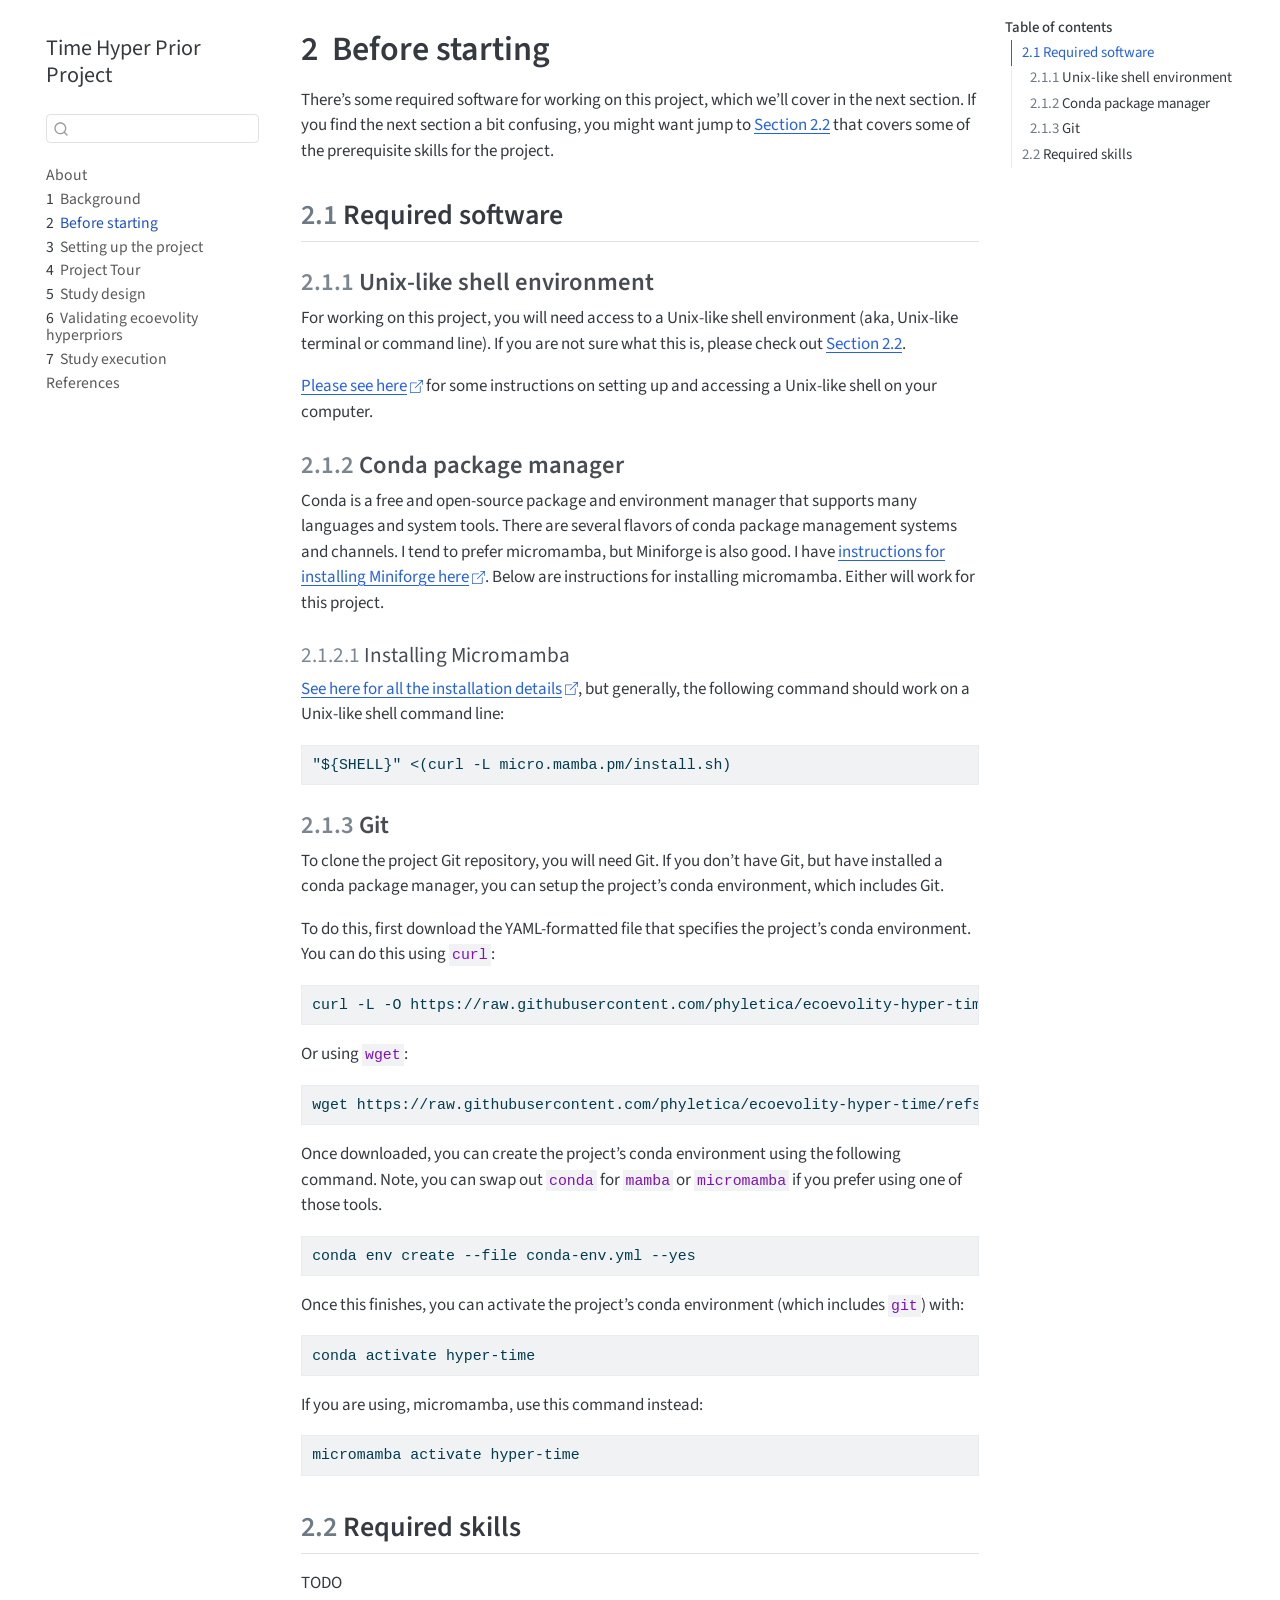
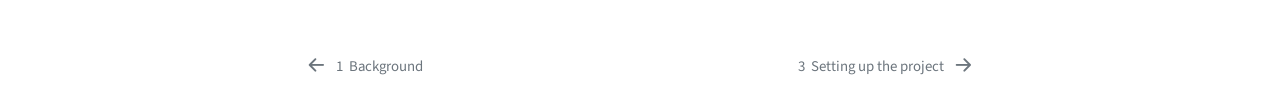
<file: before-starting.html>
<!DOCTYPE html>
<html xmlns="http://www.w3.org/1999/xhtml" lang="en" xml:lang="en"><head>

<meta charset="utf-8">
<meta name="generator" content="quarto-1.9.37">

<meta name="viewport" content="width=device-width, initial-scale=1.0, user-scalable=yes">


<title>2&nbsp; Before starting – Time Hyper Prior Project</title>
<style>
/* Default styles provided by pandoc.
** See https://pandoc.org/MANUAL.html#variables-for-html for config info.
*/
code{white-space: pre-wrap;}
span.smallcaps{font-variant: small-caps;}
div.columns{display: flex; gap: min(4vw, 1.5em);}
div.column{flex: auto; overflow-x: auto;}
div.hanging-indent{margin-left: 1.5em; text-indent: -1.5em;}
ul.task-list{list-style: none;}
ul.task-list li input[type="checkbox"] {
  width: 0.8em;
  margin: 0 0.8em 0.2em -1em; /* quarto-specific, see https://github.com/quarto-dev/quarto-cli/issues/4556 */ 
  vertical-align: middle;
}
/* CSS for syntax highlighting */
html { -webkit-text-size-adjust: 100%; }
pre > code.sourceCode { white-space: pre; position: relative; }
pre > code.sourceCode > span { display: inline-block; line-height: 1.25; }
pre > code.sourceCode > span:empty { height: 1.2em; }
.sourceCode { overflow: visible; }
code.sourceCode > span { color: inherit; text-decoration: inherit; }
div.sourceCode { margin: 1em 0; }
pre.sourceCode { margin: 0; }
@media screen {
div.sourceCode { overflow: auto; }
}
@media print {
pre > code.sourceCode { white-space: pre-wrap; }
pre > code.sourceCode > span { text-indent: -5em; padding-left: 5em; }
}
pre.numberSource code
  { counter-reset: source-line 0; }
pre.numberSource code > span
  { position: relative; left: -4em; counter-increment: source-line; }
pre.numberSource code > span > a:first-child::before
  { content: counter(source-line);
    position: relative; left: -1em; text-align: right; vertical-align: baseline;
    border: none; display: inline-block;
    -webkit-touch-callout: none; -webkit-user-select: none;
    -khtml-user-select: none; -moz-user-select: none;
    -ms-user-select: none; user-select: none;
    padding: 0 4px; width: 4em;
  }
pre.numberSource { margin-left: 3em;  padding-left: 4px; }
div.sourceCode
  {   }
@media screen {
pre > code.sourceCode > span > a:first-child::before { text-decoration: underline; }
}
</style>


<script src="site_libs/quarto-nav/quarto-nav.js"></script>
<script src="site_libs/quarto-nav/headroom.min.js"></script>
<script src="site_libs/clipboard/clipboard.min.js"></script>
<script src="site_libs/quarto-search/autocomplete.umd.js"></script>
<script src="site_libs/quarto-search/fuse.min.js"></script>
<script src="site_libs/quarto-search/quarto-search.js"></script>
<meta name="quarto:offset" content="./">
<link href="./setting-up.html" rel="next">
<link href="./background.html" rel="prev">
<script src="site_libs/quarto-html/quarto.js" type="module"></script>
<script src="site_libs/quarto-html/tabsets/tabsets.js" type="module"></script>
<script src="site_libs/quarto-html/popper.min.js"></script>
<script src="site_libs/quarto-html/tippy.umd.min.js"></script>
<script src="site_libs/quarto-html/anchor.min.js"></script>
<link href="site_libs/quarto-html/tippy.css" rel="stylesheet">
<link href="site_libs/quarto-html/quarto-syntax-highlighting-7f8f88aac4f3542376d5c11b86a4c14d.css" rel="stylesheet" id="quarto-text-highlighting-styles">
<script src="site_libs/bootstrap/bootstrap.min.js"></script>
<link href="site_libs/bootstrap/bootstrap-icons.css" rel="stylesheet">
<link href="site_libs/bootstrap/bootstrap-d9062f9ff3f240aa87260cd8920e6451.min.css" rel="stylesheet" append-hash="true" id="quarto-bootstrap" data-mode="light">
<script id="quarto-search-options" type="application/json">{
  "location": "sidebar",
  "copy-button": false,
  "collapse-after": 3,
  "panel-placement": "start",
  "type": "textbox",
  "limit": 50,
  "keyboard-shortcut": [
    "f",
    "/",
    "s"
  ],
  "show-item-context": false,
  "language": {
    "search-no-results-text": "No results",
    "search-matching-documents-text": "matching documents",
    "search-copy-link-title": "Copy link to search",
    "search-hide-matches-text": "Hide additional matches",
    "search-more-match-text": "more match in this document",
    "search-more-matches-text": "more matches in this document",
    "search-clear-button-title": "Clear",
    "search-text-placeholder": "",
    "search-detached-cancel-button-title": "Cancel",
    "search-submit-button-title": "Submit",
    "search-label": "Search"
  }
}</script>
<style>html{ scroll-behavior: smooth; }</style>


</head>

<body class="nav-sidebar floating quarto-light">

<div id="quarto-search-results"></div>
  <header id="quarto-header" class="headroom fixed-top">
  <nav class="quarto-secondary-nav">
    <div class="container-fluid d-flex">
      <button type="button" class="quarto-btn-toggle btn" data-bs-toggle="collapse" role="button" data-bs-target=".quarto-sidebar-collapse-item" aria-controls="quarto-sidebar" aria-expanded="false" aria-label="Toggle sidebar navigation" onclick="if (window.quartoToggleHeadroom) { window.quartoToggleHeadroom(); }">
        <i class="bi bi-layout-text-sidebar-reverse"></i>
      </button>
        <nav class="quarto-page-breadcrumbs" aria-label="breadcrumb"><ol class="breadcrumb"><li class="breadcrumb-item"><a href="./before-starting.html"><span class="chapter-number">2</span>&nbsp; <span class="chapter-title">Before starting</span></a></li></ol></nav>
        <a class="flex-grow-1" role="navigation" data-bs-toggle="collapse" data-bs-target=".quarto-sidebar-collapse-item" aria-controls="quarto-sidebar" aria-expanded="false" aria-label="Toggle sidebar navigation" onclick="if (window.quartoToggleHeadroom) { window.quartoToggleHeadroom(); }">      
        </a>
      <button type="button" class="btn quarto-search-button" aria-label="Search" onclick="window.quartoOpenSearch();">
        <i class="bi bi-search"></i>
      </button>
    </div>
  </nav>
</header>
<!-- content -->
<div id="quarto-content" class="quarto-container page-columns page-rows-contents page-layout-article">
<!-- sidebar -->
  <nav id="quarto-sidebar" class="sidebar collapse collapse-horizontal quarto-sidebar-collapse-item sidebar-navigation floating overflow-auto">
    <div class="pt-lg-2 mt-2 text-left sidebar-header">
    <div class="sidebar-title mb-0 py-0">
      <a href="./">Time Hyper Prior Project</a> 
    </div>
      </div>
        <div class="mt-2 flex-shrink-0 align-items-center">
        <div class="sidebar-search">
        <div id="quarto-search" class="" title="Search"></div>
        </div>
        </div>
    <div class="sidebar-menu-container"> 
    <ul class="list-unstyled mt-1">
        <li class="sidebar-item">
  <div class="sidebar-item-container"> 
  <a href="./index.html" class="sidebar-item-text sidebar-link">
 <span class="menu-text">About</span></a>
  </div>
</li>
        <li class="sidebar-item">
  <div class="sidebar-item-container"> 
  <a href="./background.html" class="sidebar-item-text sidebar-link">
 <span class="menu-text"><span class="chapter-number">1</span>&nbsp; <span class="chapter-title">Background</span></span></a>
  </div>
</li>
        <li class="sidebar-item">
  <div class="sidebar-item-container"> 
  <a href="./before-starting.html" class="sidebar-item-text sidebar-link active">
 <span class="menu-text"><span class="chapter-number">2</span>&nbsp; <span class="chapter-title">Before starting</span></span></a>
  </div>
</li>
        <li class="sidebar-item">
  <div class="sidebar-item-container"> 
  <a href="./setting-up.html" class="sidebar-item-text sidebar-link">
 <span class="menu-text"><span class="chapter-number">3</span>&nbsp; <span class="chapter-title">Setting up the project</span></span></a>
  </div>
</li>
        <li class="sidebar-item">
  <div class="sidebar-item-container"> 
  <a href="./project-tour.html" class="sidebar-item-text sidebar-link">
 <span class="menu-text"><span class="chapter-number">4</span>&nbsp; <span class="chapter-title">Project Tour</span></span></a>
  </div>
</li>
        <li class="sidebar-item">
  <div class="sidebar-item-container"> 
  <a href="./study-design.html" class="sidebar-item-text sidebar-link">
 <span class="menu-text"><span class="chapter-number">5</span>&nbsp; <span class="chapter-title">Study design</span></span></a>
  </div>
</li>
        <li class="sidebar-item">
  <div class="sidebar-item-container"> 
  <a href="./validating-implementation.html" class="sidebar-item-text sidebar-link">
 <span class="menu-text"><span class="chapter-number">6</span>&nbsp; <span class="chapter-title">Validating ecoevolity hyperpriors</span></span></a>
  </div>
</li>
        <li class="sidebar-item">
  <div class="sidebar-item-container"> 
  <a href="./study-execution.html" class="sidebar-item-text sidebar-link">
 <span class="menu-text"><span class="chapter-number">7</span>&nbsp; <span class="chapter-title">Study execution</span></span></a>
  </div>
</li>
        <li class="sidebar-item">
  <div class="sidebar-item-container"> 
  <a href="./references.html" class="sidebar-item-text sidebar-link">
 <span class="menu-text">References</span></a>
  </div>
</li>
    </ul>
    </div>
</nav>
<div id="quarto-sidebar-glass" class="quarto-sidebar-collapse-item" data-bs-toggle="collapse" data-bs-target=".quarto-sidebar-collapse-item"></div>
<!-- margin-sidebar -->
    <div id="quarto-margin-sidebar" class="sidebar margin-sidebar">
        <nav id="TOC" role="doc-toc" class="toc-active">
    <h2 id="toc-title">Table of contents</h2>
   
  <ul>
  <li><a href="#sec-reqsoftware" id="toc-sec-reqsoftware" class="nav-link active" data-scroll-target="#sec-reqsoftware"><span class="header-section-number">2.1</span> Required software</a>
  <ul class="collapse">
  <li><a href="#unix-like-shell-environment" id="toc-unix-like-shell-environment" class="nav-link" data-scroll-target="#unix-like-shell-environment"><span class="header-section-number">2.1.1</span> Unix-like shell environment</a></li>
  <li><a href="#sec-condainstall" id="toc-sec-condainstall" class="nav-link" data-scroll-target="#sec-condainstall"><span class="header-section-number">2.1.2</span> Conda package manager</a></li>
  <li><a href="#sec-gitinstall" id="toc-sec-gitinstall" class="nav-link" data-scroll-target="#sec-gitinstall"><span class="header-section-number">2.1.3</span> Git</a></li>
  </ul></li>
  <li><a href="#sec-reqskills" id="toc-sec-reqskills" class="nav-link" data-scroll-target="#sec-reqskills"><span class="header-section-number">2.2</span> Required skills</a></li>
  </ul>
</nav>
    </div>
<!-- main -->
<main class="content" id="quarto-document-content">

<header id="title-block-header" class="quarto-title-block default">
<div class="quarto-title">
<h1 class="title"><span id="sec-beforestarting" class="quarto-section-identifier"><span class="chapter-number">2</span>&nbsp; <span class="chapter-title">Before starting</span></span></h1>
</div>



<div class="quarto-title-meta">

    
  
    
  </div>
  


</header>


<p>There’s some required software for working on this project, which we’ll cover in the next section. If you find the next section a bit confusing, you might want jump to <a href="#sec-reqskills" class="quarto-xref"><span>Section 2.2</span></a> that covers some of the prerequisite skills for the project.</p>
<section id="sec-reqsoftware" class="level2" data-number="2.1">
<h2 data-number="2.1" class="anchored" data-anchor-id="sec-reqsoftware"><span class="header-section-number">2.1</span> Required software</h2>
<section id="unix-like-shell-environment" class="level3" data-number="2.1.1">
<h3 data-number="2.1.1" class="anchored" data-anchor-id="unix-like-shell-environment"><span class="header-section-number">2.1.1</span> Unix-like shell environment</h3>
<p>For working on this project, you will need access to a Unix-like shell environment (aka, Unix-like terminal or command line). If you are not sure what this is, please check out <a href="#sec-reqskills" class="quarto-xref"><span>Section 2.2</span></a>.</p>
<p><a href="https://phyletica.org/teaching/s4b/setup/#1-unix-like-shell">Please see here</a> for some instructions on setting up and accessing a Unix-like shell on your computer.</p>
</section>
<section id="sec-condainstall" class="level3" data-number="2.1.2">
<h3 data-number="2.1.2" class="anchored" data-anchor-id="sec-condainstall"><span class="header-section-number">2.1.2</span> Conda package manager</h3>
<p>Conda is a free and open-source package and environment manager that supports many languages and system tools. There are several flavors of conda package management systems and channels. I tend to prefer micromamba, but Miniforge is also good. I have <a href="https://phyletica.org/teaching/s4b/setup/#4-conda-package-manager">instructions for installing Miniforge here</a>. Below are instructions for installing micromamba. Either will work for this project.</p>
<section id="installing-micromamba" class="level4" data-number="2.1.2.1">
<h4 data-number="2.1.2.1" class="anchored" data-anchor-id="installing-micromamba"><span class="header-section-number">2.1.2.1</span> Installing Micromamba</h4>
<p><a href="https://mamba.readthedocs.io/en/latest/installation/micromamba-installation.html">See here for all the installation details</a>, but generally, the following command should work on a Unix-like shell command line:</p>
<div class="code-copy-outer-scaffold"><div class="sourceCode" id="cb1"><pre class="sourceCode default code-with-copy"><code class="sourceCode default"><span id="cb1-1"><a href="#cb1-1" aria-hidden="true" tabindex="-1"></a>"${SHELL}" &lt;(curl -L micro.mamba.pm/install.sh)</span></code></pre></div><button title="Copy to Clipboard" class="code-copy-button"><i class="bi"></i></button></div>
</section>
</section>
<section id="sec-gitinstall" class="level3" data-number="2.1.3">
<h3 data-number="2.1.3" class="anchored" data-anchor-id="sec-gitinstall"><span class="header-section-number">2.1.3</span> Git</h3>
<p>To clone the project Git repository, you will need Git. If you don’t have Git, but have installed a conda package manager, you can setup the project’s conda environment, which includes Git.</p>
<p>To do this, first download the YAML-formatted file that specifies the project’s conda environment. You can do this using <code>curl</code>:</p>
<div class="code-copy-outer-scaffold"><div class="sourceCode" id="cb2"><pre class="sourceCode default code-with-copy"><code class="sourceCode default"><span id="cb2-1"><a href="#cb2-1" aria-hidden="true" tabindex="-1"></a>curl -L -O https://raw.githubusercontent.com/phyletica/ecoevolity-hyper-time/refs/heads/main/conda-env.yml</span></code></pre></div><button title="Copy to Clipboard" class="code-copy-button"><i class="bi"></i></button></div>
<p>Or using <code>wget</code>:</p>
<div class="code-copy-outer-scaffold"><div class="sourceCode" id="cb3"><pre class="sourceCode default code-with-copy"><code class="sourceCode default"><span id="cb3-1"><a href="#cb3-1" aria-hidden="true" tabindex="-1"></a>wget https://raw.githubusercontent.com/phyletica/ecoevolity-hyper-time/refs/heads/main/conda-env.yml</span></code></pre></div><button title="Copy to Clipboard" class="code-copy-button"><i class="bi"></i></button></div>
<p>Once downloaded, you can create the project’s conda environment using the following command. Note, you can swap out <code>conda</code> for <code>mamba</code> or <code>micromamba</code> if you prefer using one of those tools.</p>
<div class="code-copy-outer-scaffold"><div class="sourceCode" id="cb4"><pre class="sourceCode default code-with-copy"><code class="sourceCode default"><span id="cb4-1"><a href="#cb4-1" aria-hidden="true" tabindex="-1"></a>conda env create --file conda-env.yml --yes</span></code></pre></div><button title="Copy to Clipboard" class="code-copy-button"><i class="bi"></i></button></div>
<p>Once this finishes, you can activate the project’s conda environment (which includes <code>git</code>) with:</p>
<div class="code-copy-outer-scaffold"><div class="sourceCode" id="cb5"><pre class="sourceCode default code-with-copy"><code class="sourceCode default"><span id="cb5-1"><a href="#cb5-1" aria-hidden="true" tabindex="-1"></a>conda activate hyper-time</span></code></pre></div><button title="Copy to Clipboard" class="code-copy-button"><i class="bi"></i></button></div>
<p>If you are using, micromamba, use this command instead:</p>
<div class="code-copy-outer-scaffold"><div class="sourceCode" id="cb6"><pre class="sourceCode default code-with-copy"><code class="sourceCode default"><span id="cb6-1"><a href="#cb6-1" aria-hidden="true" tabindex="-1"></a>micromamba activate hyper-time</span></code></pre></div><button title="Copy to Clipboard" class="code-copy-button"><i class="bi"></i></button></div>
<!--
If you don't have Git, but have installed a conda package manager,
the easiest way to get Git will be via conda.

```default
conda create --name git-env git
```

once this finished, you can activate your new `git-env` conda environment in
which git is installed:

```default
conda activate git-env
```
-->
</section>
</section>
<section id="sec-reqskills" class="level2" data-number="2.2">
<h2 data-number="2.2" class="anchored" data-anchor-id="sec-reqskills"><span class="header-section-number">2.2</span> Required skills</h2>
<p>TODO</p>


</section>

</main> <!-- /main -->
<script id="quarto-html-after-body" type="application/javascript">
  window.document.addEventListener("DOMContentLoaded", function (event) {
    const icon = "";
    const anchorJS = new window.AnchorJS();
    anchorJS.options = {
      placement: 'right',
      icon: icon
    };
    anchorJS.add('.anchored');
    const isCodeAnnotation = (el) => {
      for (const clz of el.classList) {
        if (clz.startsWith('code-annotation-')) {                     
          return true;
        }
      }
      return false;
    }
    const onCopySuccess = function(e) {
      // button target
      const button = e.trigger;
      // don't keep focus
      button.blur();
      // flash "checked"
      button.classList.add('code-copy-button-checked');
      var currentTitle = button.getAttribute("title");
      button.setAttribute("title", "Copied!");
      let tooltip;
      if (window.bootstrap) {
        button.setAttribute("data-bs-toggle", "tooltip");
        button.setAttribute("data-bs-placement", "left");
        button.setAttribute("data-bs-title", "Copied!");
        tooltip = new bootstrap.Tooltip(button, 
          { trigger: "manual", 
            customClass: "code-copy-button-tooltip",
            offset: [0, -8]});
        tooltip.show();    
      }
      setTimeout(function() {
        if (tooltip) {
          tooltip.hide();
          button.removeAttribute("data-bs-title");
          button.removeAttribute("data-bs-toggle");
          button.removeAttribute("data-bs-placement");
        }
        button.setAttribute("title", currentTitle);
        button.classList.remove('code-copy-button-checked');
      }, 1000);
      // clear code selection
      e.clearSelection();
    }
    const getTextToCopy = function(trigger) {
      const outerScaffold = trigger.parentElement.cloneNode(true);
      const codeEl = outerScaffold.querySelector('code');
      for (const childEl of codeEl.children) {
        if (isCodeAnnotation(childEl)) {
          childEl.remove();
        }
      }
      return codeEl.innerText;
    }
    const clipboard = new window.ClipboardJS('.code-copy-button:not([data-in-quarto-modal])', {
      text: getTextToCopy
    });
    clipboard.on('success', onCopySuccess);
    if (window.document.getElementById('quarto-embedded-source-code-modal')) {
      const clipboardModal = new window.ClipboardJS('.code-copy-button[data-in-quarto-modal]', {
        text: getTextToCopy,
        container: window.document.getElementById('quarto-embedded-source-code-modal')
      });
      clipboardModal.on('success', onCopySuccess);
    }
      var localhostRegex = new RegExp(/^(?:http|https):\/\/localhost\:?[0-9]*\//);
      var mailtoRegex = new RegExp(/^mailto:/);
        var filterRegex = new RegExp('/' + window.location.host + '/');
      var isInternal = (href) => {
          return filterRegex.test(href) || localhostRegex.test(href) || mailtoRegex.test(href);
      }
      // Inspect non-navigation links and adorn them if external
     var links = window.document.querySelectorAll('a[href]:not(.nav-link):not(.navbar-brand):not(.toc-action):not(.sidebar-link):not(.sidebar-item-toggle):not(.pagination-link):not(.no-external):not([aria-hidden]):not(.dropdown-item):not(.quarto-navigation-tool):not(.about-link)');
      for (var i=0; i<links.length; i++) {
        const link = links[i];
        if (!isInternal(link.href)) {
          // undo the damage that might have been done by quarto-nav.js in the case of
          // links that we want to consider external
          if (link.dataset.originalHref !== undefined) {
            link.href = link.dataset.originalHref;
          }
            // target, if specified
            link.setAttribute("target", "_blank");
            if (link.getAttribute("rel") === null) {
              link.setAttribute("rel", "noopener");
            }
            // default icon
            link.classList.add("external");
        }
      }
    function tippyHover(el, contentFn, onTriggerFn, onUntriggerFn) {
      const config = {
        allowHTML: true,
        maxWidth: 500,
        delay: 100,
        arrow: false,
        appendTo: function(el) {
            return el.parentElement;
        },
        interactive: true,
        interactiveBorder: 10,
        theme: 'quarto',
        placement: 'bottom-start',
      };
      if (contentFn) {
        config.content = contentFn;
      }
      if (onTriggerFn) {
        config.onTrigger = onTriggerFn;
      }
      if (onUntriggerFn) {
        config.onUntrigger = onUntriggerFn;
      }
      window.tippy(el, config); 
    }
    const noterefs = window.document.querySelectorAll('a[role="doc-noteref"]');
    for (var i=0; i<noterefs.length; i++) {
      const ref = noterefs[i];
      tippyHover(ref, function() {
        // use id or data attribute instead here
        let href = ref.getAttribute('data-footnote-href') || ref.getAttribute('href');
        try { href = new URL(href).hash; } catch {}
        const id = href.replace(/^#\/?/, "");
        const note = window.document.getElementById(id);
        if (note) {
          return note.innerHTML;
        } else {
          return "";
        }
      });
    }
    const xrefs = window.document.querySelectorAll('a.quarto-xref');
    const processXRef = (id, note) => {
      // Strip column container classes
      const stripColumnClz = (el) => {
        el.classList.remove("page-full", "page-columns");
        if (el.children) {
          for (const child of el.children) {
            stripColumnClz(child);
          }
        }
      }
      stripColumnClz(note)
      if (id === null || id.startsWith('sec-')) {
        // Special case sections, only their first couple elements
        const container = document.createElement("div");
        if (note.children && note.children.length > 2) {
          container.appendChild(note.children[0].cloneNode(true));
          for (let i = 1; i < note.children.length; i++) {
            const child = note.children[i];
            if (child.tagName === "P" && child.innerText === "") {
              continue;
            } else {
              container.appendChild(child.cloneNode(true));
              break;
            }
          }
          if (window.Quarto?.typesetMath) {
            window.Quarto.typesetMath(container);
          }
          return container.innerHTML
        } else {
          if (window.Quarto?.typesetMath) {
            window.Quarto.typesetMath(note);
          }
          return note.innerHTML;
        }
      } else {
        // Remove any anchor links if they are present
        const anchorLink = note.querySelector('a.anchorjs-link');
        if (anchorLink) {
          anchorLink.remove();
        }
        if (window.Quarto?.typesetMath) {
          window.Quarto.typesetMath(note);
        }
        if (note.classList.contains("callout")) {
          return note.outerHTML;
        } else {
          return note.innerHTML;
        }
      }
    }
    for (var i=0; i<xrefs.length; i++) {
      const xref = xrefs[i];
      tippyHover(xref, undefined, function(instance) {
        instance.disable();
        let url = xref.getAttribute('href');
        let hash = undefined; 
        if (url.startsWith('#')) {
          hash = url;
        } else {
          try { hash = new URL(url).hash; } catch {}
        }
        if (hash) {
          const id = hash.replace(/^#\/?/, "");
          const note = window.document.getElementById(id);
          if (note !== null) {
            try {
              const html = processXRef(id, note.cloneNode(true));
              instance.setContent(html);
            } finally {
              instance.enable();
              instance.show();
            }
          } else {
            // See if we can fetch this
            fetch(url.split('#')[0])
            .then(res => res.text())
            .then(html => {
              const parser = new DOMParser();
              const htmlDoc = parser.parseFromString(html, "text/html");
              const note = htmlDoc.getElementById(id);
              if (note !== null) {
                const html = processXRef(id, note);
                instance.setContent(html);
              } 
            }).finally(() => {
              instance.enable();
              instance.show();
            });
          }
        } else {
          // See if we can fetch a full url (with no hash to target)
          // This is a special case and we should probably do some content thinning / targeting
          fetch(url)
          .then(res => res.text())
          .then(html => {
            const parser = new DOMParser();
            const htmlDoc = parser.parseFromString(html, "text/html");
            const note = htmlDoc.querySelector('main.content');
            if (note !== null) {
              // This should only happen for chapter cross references
              // (since there is no id in the URL)
              // remove the first header
              if (note.children.length > 0 && note.children[0].tagName === "HEADER") {
                note.children[0].remove();
              }
              const html = processXRef(null, note);
              instance.setContent(html);
            } 
          }).finally(() => {
            instance.enable();
            instance.show();
          });
        }
      }, function(instance) {
      });
    }
        let selectedAnnoteEl;
        const selectorForAnnotation = ( cell, annotation) => {
          let cellAttr = 'data-code-cell="' + cell + '"';
          let lineAttr = 'data-code-annotation="' +  annotation + '"';
          const selector = 'span[' + cellAttr + '][' + lineAttr + ']';
          return selector;
        }
        const selectCodeLines = (annoteEl) => {
          const doc = window.document;
          const targetCell = annoteEl.getAttribute("data-target-cell");
          const targetAnnotation = annoteEl.getAttribute("data-target-annotation");
          const annoteSpan = window.document.querySelector(selectorForAnnotation(targetCell, targetAnnotation));
          const lines = annoteSpan.getAttribute("data-code-lines").split(",");
          const lineIds = lines.map((line) => {
            return targetCell + "-" + line;
          })
          let top = null;
          let height = null;
          let parent = null;
          if (lineIds.length > 0) {
              //compute the position of the single el (top and bottom and make a div)
              const el = window.document.getElementById(lineIds[0]);
              top = el.offsetTop;
              height = el.offsetHeight;
              parent = el.parentElement.parentElement;
            if (lineIds.length > 1) {
              const lastEl = window.document.getElementById(lineIds[lineIds.length - 1]);
              const bottom = lastEl.offsetTop + lastEl.offsetHeight;
              height = bottom - top;
            }
            if (top !== null && height !== null && parent !== null) {
              // cook up a div (if necessary) and position it 
              let div = window.document.getElementById("code-annotation-line-highlight");
              if (div === null) {
                div = window.document.createElement("div");
                div.setAttribute("id", "code-annotation-line-highlight");
                div.style.position = 'absolute';
                parent.appendChild(div);
              }
              div.style.top = top - 2 + "px";
              div.style.height = height + 4 + "px";
              div.style.left = 0;
              let gutterDiv = window.document.getElementById("code-annotation-line-highlight-gutter");
              if (gutterDiv === null) {
                gutterDiv = window.document.createElement("div");
                gutterDiv.setAttribute("id", "code-annotation-line-highlight-gutter");
                gutterDiv.style.position = 'absolute';
                const codeCell = window.document.getElementById(targetCell);
                const gutter = codeCell.querySelector('.code-annotation-gutter');
                gutter.appendChild(gutterDiv);
              }
              gutterDiv.style.top = top - 2 + "px";
              gutterDiv.style.height = height + 4 + "px";
            }
            selectedAnnoteEl = annoteEl;
          }
        };
        const unselectCodeLines = () => {
          const elementsIds = ["code-annotation-line-highlight", "code-annotation-line-highlight-gutter"];
          elementsIds.forEach((elId) => {
            const div = window.document.getElementById(elId);
            if (div) {
              div.remove();
            }
          });
          selectedAnnoteEl = undefined;
        };
          // Handle positioning of the toggle
      window.addEventListener(
        "resize",
        throttle(() => {
          elRect = undefined;
          if (selectedAnnoteEl) {
            selectCodeLines(selectedAnnoteEl);
          }
        }, 10)
      );
      function throttle(fn, ms) {
      let throttle = false;
      let timer;
        return (...args) => {
          if(!throttle) { // first call gets through
              fn.apply(this, args);
              throttle = true;
          } else { // all the others get throttled
              if(timer) clearTimeout(timer); // cancel #2
              timer = setTimeout(() => {
                fn.apply(this, args);
                timer = throttle = false;
              }, ms);
          }
        };
      }
        // Attach click handler to the DT
        const annoteDls = window.document.querySelectorAll('dt[data-target-cell]');
        for (const annoteDlNode of annoteDls) {
          annoteDlNode.addEventListener('click', (event) => {
            const clickedEl = event.target;
            if (clickedEl !== selectedAnnoteEl) {
              unselectCodeLines();
              const activeEl = window.document.querySelector('dt[data-target-cell].code-annotation-active');
              if (activeEl) {
                activeEl.classList.remove('code-annotation-active');
              }
              selectCodeLines(clickedEl);
              clickedEl.classList.add('code-annotation-active');
            } else {
              // Unselect the line
              unselectCodeLines();
              clickedEl.classList.remove('code-annotation-active');
            }
          });
        }
    const findCites = (el) => {
      const parentEl = el.parentElement;
      if (parentEl) {
        const cites = parentEl.dataset.cites;
        if (cites) {
          return {
            el,
            cites: cites.split(' ')
          };
        } else {
          return findCites(el.parentElement)
        }
      } else {
        return undefined;
      }
    };
    var bibliorefs = window.document.querySelectorAll('a[role="doc-biblioref"]');
    for (var i=0; i<bibliorefs.length; i++) {
      const ref = bibliorefs[i];
      const citeInfo = findCites(ref);
      if (citeInfo) {
        tippyHover(citeInfo.el, function() {
          var popup = window.document.createElement('div');
          citeInfo.cites.forEach(function(cite) {
            var citeDiv = window.document.createElement('div');
            citeDiv.classList.add('hanging-indent');
            citeDiv.classList.add('csl-entry');
            var biblioDiv = window.document.getElementById('ref-' + cite);
            if (biblioDiv) {
              citeDiv.innerHTML = biblioDiv.innerHTML;
            }
            popup.appendChild(citeDiv);
          });
          return popup.innerHTML;
        });
      }
    }
  });
  </script>
<nav class="page-navigation">
  <div class="nav-page nav-page-previous">
      <a href="./background.html" class="pagination-link" aria-label="Background">
        <i class="bi bi-arrow-left-short"></i> <span class="nav-page-text"><span class="chapter-number">1</span>&nbsp; <span class="chapter-title">Background</span></span>
      </a>          
  </div>
  <div class="nav-page nav-page-next">
      <a href="./setting-up.html" class="pagination-link" aria-label="Setting up the project">
        <span class="nav-page-text"><span class="chapter-number">3</span>&nbsp; <span class="chapter-title">Setting up the project</span></span> <i class="bi bi-arrow-right-short"></i>
      </a>
  </div>
</nav>
</div> <!-- /content -->




<script src="site_libs/quarto-html/zenscroll-min.js"></script>
</body></html>
</file>
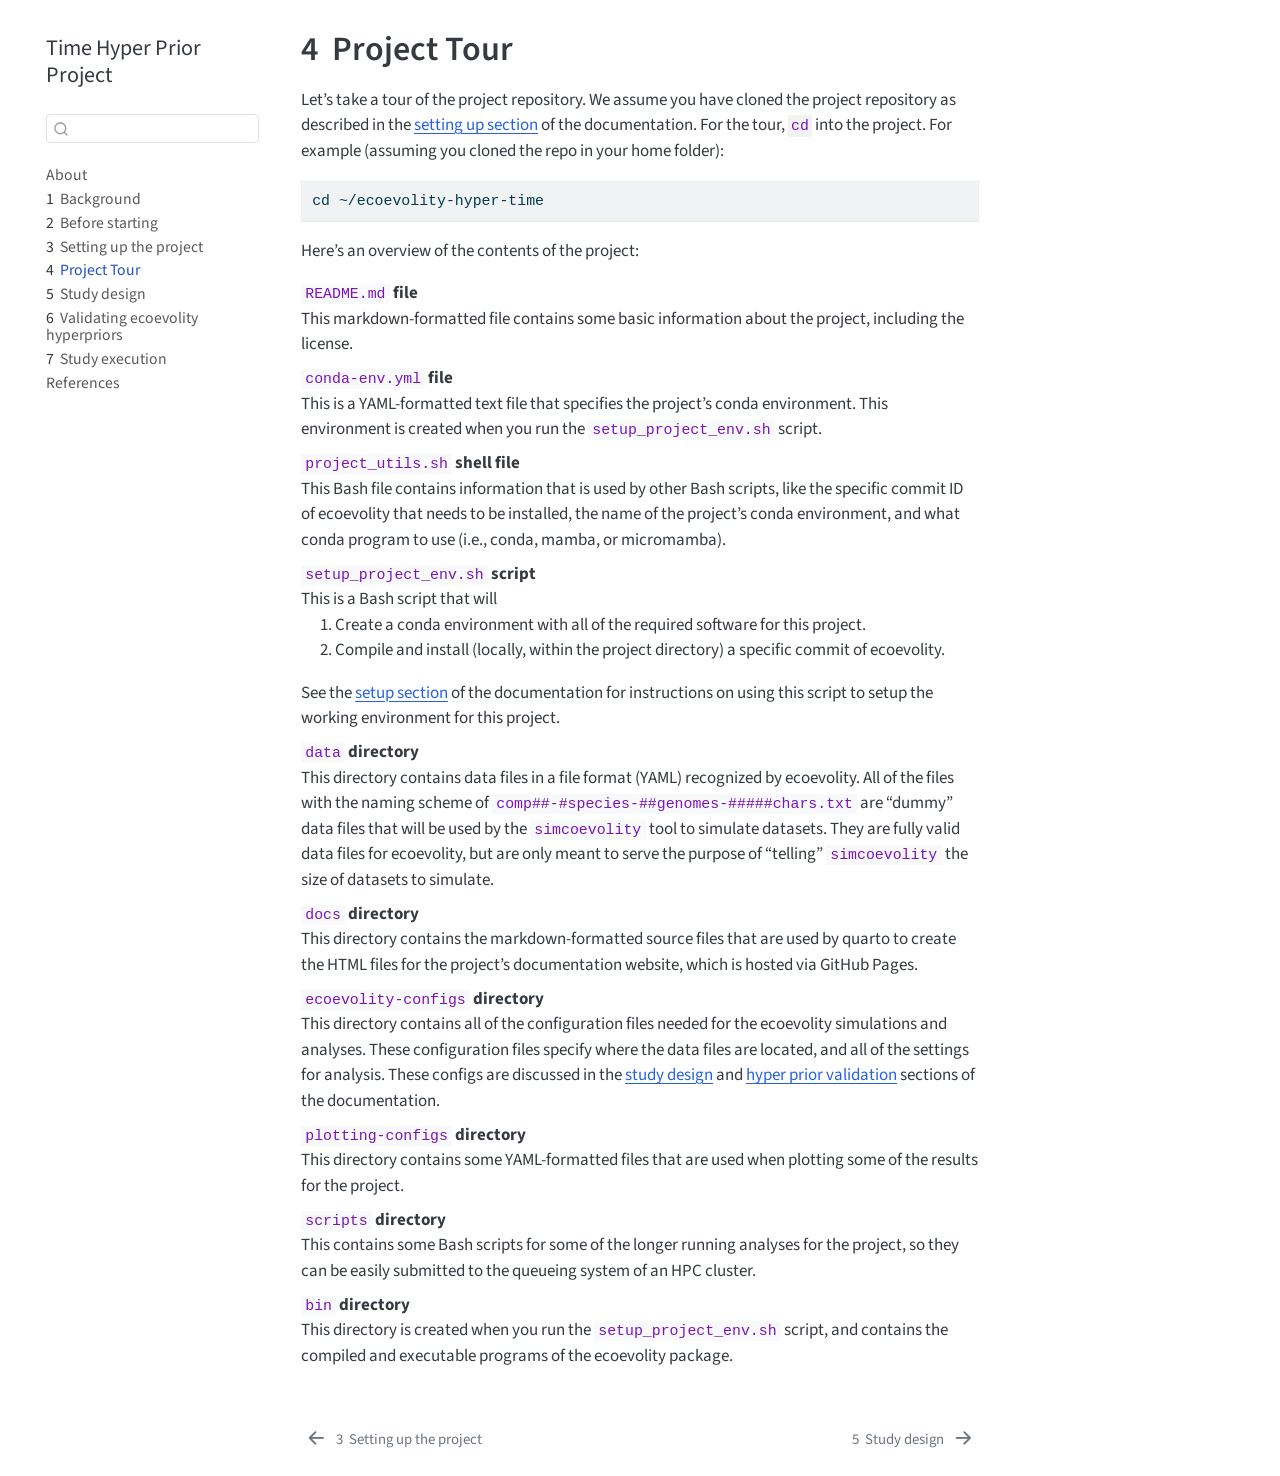
<file: project-tour.html>
<!DOCTYPE html>
<html xmlns="http://www.w3.org/1999/xhtml" lang="en" xml:lang="en"><head>

<meta charset="utf-8">
<meta name="generator" content="quarto-1.9.37">

<meta name="viewport" content="width=device-width, initial-scale=1.0, user-scalable=yes">


<title>4&nbsp; Project Tour – Time Hyper Prior Project</title>
<style>
/* Default styles provided by pandoc.
** See https://pandoc.org/MANUAL.html#variables-for-html for config info.
*/
code{white-space: pre-wrap;}
span.smallcaps{font-variant: small-caps;}
div.columns{display: flex; gap: min(4vw, 1.5em);}
div.column{flex: auto; overflow-x: auto;}
div.hanging-indent{margin-left: 1.5em; text-indent: -1.5em;}
ul.task-list{list-style: none;}
ul.task-list li input[type="checkbox"] {
  width: 0.8em;
  margin: 0 0.8em 0.2em -1em; /* quarto-specific, see https://github.com/quarto-dev/quarto-cli/issues/4556 */ 
  vertical-align: middle;
}
/* CSS for syntax highlighting */
html { -webkit-text-size-adjust: 100%; }
pre > code.sourceCode { white-space: pre; position: relative; }
pre > code.sourceCode > span { display: inline-block; line-height: 1.25; }
pre > code.sourceCode > span:empty { height: 1.2em; }
.sourceCode { overflow: visible; }
code.sourceCode > span { color: inherit; text-decoration: inherit; }
div.sourceCode { margin: 1em 0; }
pre.sourceCode { margin: 0; }
@media screen {
div.sourceCode { overflow: auto; }
}
@media print {
pre > code.sourceCode { white-space: pre-wrap; }
pre > code.sourceCode > span { text-indent: -5em; padding-left: 5em; }
}
pre.numberSource code
  { counter-reset: source-line 0; }
pre.numberSource code > span
  { position: relative; left: -4em; counter-increment: source-line; }
pre.numberSource code > span > a:first-child::before
  { content: counter(source-line);
    position: relative; left: -1em; text-align: right; vertical-align: baseline;
    border: none; display: inline-block;
    -webkit-touch-callout: none; -webkit-user-select: none;
    -khtml-user-select: none; -moz-user-select: none;
    -ms-user-select: none; user-select: none;
    padding: 0 4px; width: 4em;
  }
pre.numberSource { margin-left: 3em;  padding-left: 4px; }
div.sourceCode
  {   }
@media screen {
pre > code.sourceCode > span > a:first-child::before { text-decoration: underline; }
}
</style>


<script src="site_libs/quarto-nav/quarto-nav.js"></script>
<script src="site_libs/quarto-nav/headroom.min.js"></script>
<script src="site_libs/clipboard/clipboard.min.js"></script>
<script src="site_libs/quarto-search/autocomplete.umd.js"></script>
<script src="site_libs/quarto-search/fuse.min.js"></script>
<script src="site_libs/quarto-search/quarto-search.js"></script>
<meta name="quarto:offset" content="./">
<link href="./study-design.html" rel="next">
<link href="./setting-up.html" rel="prev">
<script src="site_libs/quarto-html/quarto.js" type="module"></script>
<script src="site_libs/quarto-html/tabsets/tabsets.js" type="module"></script>
<script src="site_libs/quarto-html/popper.min.js"></script>
<script src="site_libs/quarto-html/tippy.umd.min.js"></script>
<script src="site_libs/quarto-html/anchor.min.js"></script>
<link href="site_libs/quarto-html/tippy.css" rel="stylesheet">
<link href="site_libs/quarto-html/quarto-syntax-highlighting-7f8f88aac4f3542376d5c11b86a4c14d.css" rel="stylesheet" id="quarto-text-highlighting-styles">
<script src="site_libs/bootstrap/bootstrap.min.js"></script>
<link href="site_libs/bootstrap/bootstrap-icons.css" rel="stylesheet">
<link href="site_libs/bootstrap/bootstrap-d9062f9ff3f240aa87260cd8920e6451.min.css" rel="stylesheet" append-hash="true" id="quarto-bootstrap" data-mode="light">
<script id="quarto-search-options" type="application/json">{
  "location": "sidebar",
  "copy-button": false,
  "collapse-after": 3,
  "panel-placement": "start",
  "type": "textbox",
  "limit": 50,
  "keyboard-shortcut": [
    "f",
    "/",
    "s"
  ],
  "show-item-context": false,
  "language": {
    "search-no-results-text": "No results",
    "search-matching-documents-text": "matching documents",
    "search-copy-link-title": "Copy link to search",
    "search-hide-matches-text": "Hide additional matches",
    "search-more-match-text": "more match in this document",
    "search-more-matches-text": "more matches in this document",
    "search-clear-button-title": "Clear",
    "search-text-placeholder": "",
    "search-detached-cancel-button-title": "Cancel",
    "search-submit-button-title": "Submit",
    "search-label": "Search"
  }
}</script>
<style>html{ scroll-behavior: smooth; }</style>


</head>

<body class="nav-sidebar floating quarto-light">

<div id="quarto-search-results"></div>
  <header id="quarto-header" class="headroom fixed-top">
  <nav class="quarto-secondary-nav">
    <div class="container-fluid d-flex">
      <button type="button" class="quarto-btn-toggle btn" data-bs-toggle="collapse" role="button" data-bs-target=".quarto-sidebar-collapse-item" aria-controls="quarto-sidebar" aria-expanded="false" aria-label="Toggle sidebar navigation" onclick="if (window.quartoToggleHeadroom) { window.quartoToggleHeadroom(); }">
        <i class="bi bi-layout-text-sidebar-reverse"></i>
      </button>
        <nav class="quarto-page-breadcrumbs" aria-label="breadcrumb"><ol class="breadcrumb"><li class="breadcrumb-item"><a href="./project-tour.html"><span class="chapter-number">4</span>&nbsp; <span class="chapter-title">Project Tour</span></a></li></ol></nav>
        <a class="flex-grow-1" role="navigation" data-bs-toggle="collapse" data-bs-target=".quarto-sidebar-collapse-item" aria-controls="quarto-sidebar" aria-expanded="false" aria-label="Toggle sidebar navigation" onclick="if (window.quartoToggleHeadroom) { window.quartoToggleHeadroom(); }">      
        </a>
      <button type="button" class="btn quarto-search-button" aria-label="Search" onclick="window.quartoOpenSearch();">
        <i class="bi bi-search"></i>
      </button>
    </div>
  </nav>
</header>
<!-- content -->
<div id="quarto-content" class="quarto-container page-columns page-rows-contents page-layout-article">
<!-- sidebar -->
  <nav id="quarto-sidebar" class="sidebar collapse collapse-horizontal quarto-sidebar-collapse-item sidebar-navigation floating overflow-auto">
    <div class="pt-lg-2 mt-2 text-left sidebar-header">
    <div class="sidebar-title mb-0 py-0">
      <a href="./">Time Hyper Prior Project</a> 
    </div>
      </div>
        <div class="mt-2 flex-shrink-0 align-items-center">
        <div class="sidebar-search">
        <div id="quarto-search" class="" title="Search"></div>
        </div>
        </div>
    <div class="sidebar-menu-container"> 
    <ul class="list-unstyled mt-1">
        <li class="sidebar-item">
  <div class="sidebar-item-container"> 
  <a href="./index.html" class="sidebar-item-text sidebar-link">
 <span class="menu-text">About</span></a>
  </div>
</li>
        <li class="sidebar-item">
  <div class="sidebar-item-container"> 
  <a href="./background.html" class="sidebar-item-text sidebar-link">
 <span class="menu-text"><span class="chapter-number">1</span>&nbsp; <span class="chapter-title">Background</span></span></a>
  </div>
</li>
        <li class="sidebar-item">
  <div class="sidebar-item-container"> 
  <a href="./before-starting.html" class="sidebar-item-text sidebar-link">
 <span class="menu-text"><span class="chapter-number">2</span>&nbsp; <span class="chapter-title">Before starting</span></span></a>
  </div>
</li>
        <li class="sidebar-item">
  <div class="sidebar-item-container"> 
  <a href="./setting-up.html" class="sidebar-item-text sidebar-link">
 <span class="menu-text"><span class="chapter-number">3</span>&nbsp; <span class="chapter-title">Setting up the project</span></span></a>
  </div>
</li>
        <li class="sidebar-item">
  <div class="sidebar-item-container"> 
  <a href="./project-tour.html" class="sidebar-item-text sidebar-link active">
 <span class="menu-text"><span class="chapter-number">4</span>&nbsp; <span class="chapter-title">Project Tour</span></span></a>
  </div>
</li>
        <li class="sidebar-item">
  <div class="sidebar-item-container"> 
  <a href="./study-design.html" class="sidebar-item-text sidebar-link">
 <span class="menu-text"><span class="chapter-number">5</span>&nbsp; <span class="chapter-title">Study design</span></span></a>
  </div>
</li>
        <li class="sidebar-item">
  <div class="sidebar-item-container"> 
  <a href="./validating-implementation.html" class="sidebar-item-text sidebar-link">
 <span class="menu-text"><span class="chapter-number">6</span>&nbsp; <span class="chapter-title">Validating ecoevolity hyperpriors</span></span></a>
  </div>
</li>
        <li class="sidebar-item">
  <div class="sidebar-item-container"> 
  <a href="./study-execution.html" class="sidebar-item-text sidebar-link">
 <span class="menu-text"><span class="chapter-number">7</span>&nbsp; <span class="chapter-title">Study execution</span></span></a>
  </div>
</li>
        <li class="sidebar-item">
  <div class="sidebar-item-container"> 
  <a href="./references.html" class="sidebar-item-text sidebar-link">
 <span class="menu-text">References</span></a>
  </div>
</li>
    </ul>
    </div>
</nav>
<div id="quarto-sidebar-glass" class="quarto-sidebar-collapse-item" data-bs-toggle="collapse" data-bs-target=".quarto-sidebar-collapse-item"></div>
<!-- margin-sidebar -->
    <div id="quarto-margin-sidebar" class="sidebar margin-sidebar zindex-bottom">
        
    </div>
<!-- main -->
<main class="content" id="quarto-document-content">

<header id="title-block-header" class="quarto-title-block default">
<div class="quarto-title">
<h1 class="title"><span id="sec-tour" class="quarto-section-identifier"><span class="chapter-number">4</span>&nbsp; <span class="chapter-title">Project Tour</span></span></h1>
</div>



<div class="quarto-title-meta">

    
  
    
  </div>
  


</header>


<p>Let’s take a tour of the project repository. We assume you have cloned the project repository as described in the <a href="setting-up.html">setting up section</a> of the documentation. For the tour, <code>cd</code> into the project. For example (assuming you cloned the repo in your home folder):</p>
<div class="code-copy-outer-scaffold"><div class="sourceCode" id="cb1"><pre class="sourceCode default code-with-copy"><code class="sourceCode default"><span id="cb1-1"><a href="#cb1-1" aria-hidden="true" tabindex="-1"></a>cd ~/ecoevolity-hyper-time</span></code></pre></div><button title="Copy to Clipboard" class="code-copy-button"><i class="bi"></i></button></div>
<p>Here’s an overview of the contents of the project:</p>
<dl>
<dt><code>README.md</code> file</dt>
<dd>
This markdown-formatted file contains some basic information about the project, including the license.
</dd>
<dt><code>conda-env.yml</code> file</dt>
<dd>
This is a YAML-formatted text file that specifies the project’s conda environment. This environment is created when you run the <code>setup_project_env.sh</code> script.
</dd>
<dt><code>project_utils.sh</code> shell file</dt>
<dd>
This Bash file contains information that is used by other Bash scripts, like the specific commit ID of ecoevolity that needs to be installed, the name of the project’s conda environment, and what conda program to use (i.e., conda, mamba, or micromamba).
</dd>
<dt><code>setup_project_env.sh</code> script</dt>
<dd>
This is a Bash script that will
<ol type="1">
<li>Create a conda environment with all of the required software for this project.</li>
<li>Compile and install (locally, within the project directory) a specific commit of ecoevolity.</li>
</ol>
See the <a href="setting-up.html">setup section</a> of the documentation for instructions on using this script to setup the working environment for this project.
</dd>
<dt><code>data</code> directory</dt>
<dd>
This directory contains data files in a file format (YAML) recognized by ecoevolity.
All of the files with the naming scheme of <code>comp##-#species-##genomes-#####chars.txt</code> are “dummy” data files that will be used by the <code>simcoevolity</code> tool to simulate datasets. They are fully valid data files for ecoevolity, but are only meant to serve the purpose of “telling” <code>simcoevolity</code> the size of datasets to simulate.
</dd>
<dt><code>docs</code> directory</dt>
<dd>
This directory contains the markdown-formatted source files that are used by quarto to create the HTML files for the project’s documentation website, which is hosted via GitHub Pages.
</dd>
<dt><code>ecoevolity-configs</code> directory</dt>
<dd>
This directory contains all of the configuration files needed for the ecoevolity simulations and analyses. These configuration files specify where the data files are located, and all of the settings for analysis.
These configs are discussed in the <a href="study-design.html">study design</a> and <a href="validating-implementation.html">hyper prior validation</a> sections of the documentation.
</dd>
<dt><code>plotting-configs</code> directory</dt>
<dd>
This directory contains some YAML-formatted files that are used when plotting some of the results for the project.
</dd>
<dt><code>scripts</code> directory</dt>
<dd>
This contains some Bash scripts for some of the longer running analyses for the project, so they can be easily submitted to the queueing system of an HPC cluster.
</dd>
<dt><code>bin</code> directory</dt>
<dd>
This directory is created when you run the <code>setup_project_env.sh</code> script, and contains the compiled and executable programs of the ecoevolity package.
</dd>
</dl>



</main> <!-- /main -->
<script id="quarto-html-after-body" type="application/javascript">
  window.document.addEventListener("DOMContentLoaded", function (event) {
    const icon = "";
    const anchorJS = new window.AnchorJS();
    anchorJS.options = {
      placement: 'right',
      icon: icon
    };
    anchorJS.add('.anchored');
    const isCodeAnnotation = (el) => {
      for (const clz of el.classList) {
        if (clz.startsWith('code-annotation-')) {                     
          return true;
        }
      }
      return false;
    }
    const onCopySuccess = function(e) {
      // button target
      const button = e.trigger;
      // don't keep focus
      button.blur();
      // flash "checked"
      button.classList.add('code-copy-button-checked');
      var currentTitle = button.getAttribute("title");
      button.setAttribute("title", "Copied!");
      let tooltip;
      if (window.bootstrap) {
        button.setAttribute("data-bs-toggle", "tooltip");
        button.setAttribute("data-bs-placement", "left");
        button.setAttribute("data-bs-title", "Copied!");
        tooltip = new bootstrap.Tooltip(button, 
          { trigger: "manual", 
            customClass: "code-copy-button-tooltip",
            offset: [0, -8]});
        tooltip.show();    
      }
      setTimeout(function() {
        if (tooltip) {
          tooltip.hide();
          button.removeAttribute("data-bs-title");
          button.removeAttribute("data-bs-toggle");
          button.removeAttribute("data-bs-placement");
        }
        button.setAttribute("title", currentTitle);
        button.classList.remove('code-copy-button-checked');
      }, 1000);
      // clear code selection
      e.clearSelection();
    }
    const getTextToCopy = function(trigger) {
      const outerScaffold = trigger.parentElement.cloneNode(true);
      const codeEl = outerScaffold.querySelector('code');
      for (const childEl of codeEl.children) {
        if (isCodeAnnotation(childEl)) {
          childEl.remove();
        }
      }
      return codeEl.innerText;
    }
    const clipboard = new window.ClipboardJS('.code-copy-button:not([data-in-quarto-modal])', {
      text: getTextToCopy
    });
    clipboard.on('success', onCopySuccess);
    if (window.document.getElementById('quarto-embedded-source-code-modal')) {
      const clipboardModal = new window.ClipboardJS('.code-copy-button[data-in-quarto-modal]', {
        text: getTextToCopy,
        container: window.document.getElementById('quarto-embedded-source-code-modal')
      });
      clipboardModal.on('success', onCopySuccess);
    }
      var localhostRegex = new RegExp(/^(?:http|https):\/\/localhost\:?[0-9]*\//);
      var mailtoRegex = new RegExp(/^mailto:/);
        var filterRegex = new RegExp('/' + window.location.host + '/');
      var isInternal = (href) => {
          return filterRegex.test(href) || localhostRegex.test(href) || mailtoRegex.test(href);
      }
      // Inspect non-navigation links and adorn them if external
     var links = window.document.querySelectorAll('a[href]:not(.nav-link):not(.navbar-brand):not(.toc-action):not(.sidebar-link):not(.sidebar-item-toggle):not(.pagination-link):not(.no-external):not([aria-hidden]):not(.dropdown-item):not(.quarto-navigation-tool):not(.about-link)');
      for (var i=0; i<links.length; i++) {
        const link = links[i];
        if (!isInternal(link.href)) {
          // undo the damage that might have been done by quarto-nav.js in the case of
          // links that we want to consider external
          if (link.dataset.originalHref !== undefined) {
            link.href = link.dataset.originalHref;
          }
            // target, if specified
            link.setAttribute("target", "_blank");
            if (link.getAttribute("rel") === null) {
              link.setAttribute("rel", "noopener");
            }
            // default icon
            link.classList.add("external");
        }
      }
    function tippyHover(el, contentFn, onTriggerFn, onUntriggerFn) {
      const config = {
        allowHTML: true,
        maxWidth: 500,
        delay: 100,
        arrow: false,
        appendTo: function(el) {
            return el.parentElement;
        },
        interactive: true,
        interactiveBorder: 10,
        theme: 'quarto',
        placement: 'bottom-start',
      };
      if (contentFn) {
        config.content = contentFn;
      }
      if (onTriggerFn) {
        config.onTrigger = onTriggerFn;
      }
      if (onUntriggerFn) {
        config.onUntrigger = onUntriggerFn;
      }
      window.tippy(el, config); 
    }
    const noterefs = window.document.querySelectorAll('a[role="doc-noteref"]');
    for (var i=0; i<noterefs.length; i++) {
      const ref = noterefs[i];
      tippyHover(ref, function() {
        // use id or data attribute instead here
        let href = ref.getAttribute('data-footnote-href') || ref.getAttribute('href');
        try { href = new URL(href).hash; } catch {}
        const id = href.replace(/^#\/?/, "");
        const note = window.document.getElementById(id);
        if (note) {
          return note.innerHTML;
        } else {
          return "";
        }
      });
    }
    const xrefs = window.document.querySelectorAll('a.quarto-xref');
    const processXRef = (id, note) => {
      // Strip column container classes
      const stripColumnClz = (el) => {
        el.classList.remove("page-full", "page-columns");
        if (el.children) {
          for (const child of el.children) {
            stripColumnClz(child);
          }
        }
      }
      stripColumnClz(note)
      if (id === null || id.startsWith('sec-')) {
        // Special case sections, only their first couple elements
        const container = document.createElement("div");
        if (note.children && note.children.length > 2) {
          container.appendChild(note.children[0].cloneNode(true));
          for (let i = 1; i < note.children.length; i++) {
            const child = note.children[i];
            if (child.tagName === "P" && child.innerText === "") {
              continue;
            } else {
              container.appendChild(child.cloneNode(true));
              break;
            }
          }
          if (window.Quarto?.typesetMath) {
            window.Quarto.typesetMath(container);
          }
          return container.innerHTML
        } else {
          if (window.Quarto?.typesetMath) {
            window.Quarto.typesetMath(note);
          }
          return note.innerHTML;
        }
      } else {
        // Remove any anchor links if they are present
        const anchorLink = note.querySelector('a.anchorjs-link');
        if (anchorLink) {
          anchorLink.remove();
        }
        if (window.Quarto?.typesetMath) {
          window.Quarto.typesetMath(note);
        }
        if (note.classList.contains("callout")) {
          return note.outerHTML;
        } else {
          return note.innerHTML;
        }
      }
    }
    for (var i=0; i<xrefs.length; i++) {
      const xref = xrefs[i];
      tippyHover(xref, undefined, function(instance) {
        instance.disable();
        let url = xref.getAttribute('href');
        let hash = undefined; 
        if (url.startsWith('#')) {
          hash = url;
        } else {
          try { hash = new URL(url).hash; } catch {}
        }
        if (hash) {
          const id = hash.replace(/^#\/?/, "");
          const note = window.document.getElementById(id);
          if (note !== null) {
            try {
              const html = processXRef(id, note.cloneNode(true));
              instance.setContent(html);
            } finally {
              instance.enable();
              instance.show();
            }
          } else {
            // See if we can fetch this
            fetch(url.split('#')[0])
            .then(res => res.text())
            .then(html => {
              const parser = new DOMParser();
              const htmlDoc = parser.parseFromString(html, "text/html");
              const note = htmlDoc.getElementById(id);
              if (note !== null) {
                const html = processXRef(id, note);
                instance.setContent(html);
              } 
            }).finally(() => {
              instance.enable();
              instance.show();
            });
          }
        } else {
          // See if we can fetch a full url (with no hash to target)
          // This is a special case and we should probably do some content thinning / targeting
          fetch(url)
          .then(res => res.text())
          .then(html => {
            const parser = new DOMParser();
            const htmlDoc = parser.parseFromString(html, "text/html");
            const note = htmlDoc.querySelector('main.content');
            if (note !== null) {
              // This should only happen for chapter cross references
              // (since there is no id in the URL)
              // remove the first header
              if (note.children.length > 0 && note.children[0].tagName === "HEADER") {
                note.children[0].remove();
              }
              const html = processXRef(null, note);
              instance.setContent(html);
            } 
          }).finally(() => {
            instance.enable();
            instance.show();
          });
        }
      }, function(instance) {
      });
    }
        let selectedAnnoteEl;
        const selectorForAnnotation = ( cell, annotation) => {
          let cellAttr = 'data-code-cell="' + cell + '"';
          let lineAttr = 'data-code-annotation="' +  annotation + '"';
          const selector = 'span[' + cellAttr + '][' + lineAttr + ']';
          return selector;
        }
        const selectCodeLines = (annoteEl) => {
          const doc = window.document;
          const targetCell = annoteEl.getAttribute("data-target-cell");
          const targetAnnotation = annoteEl.getAttribute("data-target-annotation");
          const annoteSpan = window.document.querySelector(selectorForAnnotation(targetCell, targetAnnotation));
          const lines = annoteSpan.getAttribute("data-code-lines").split(",");
          const lineIds = lines.map((line) => {
            return targetCell + "-" + line;
          })
          let top = null;
          let height = null;
          let parent = null;
          if (lineIds.length > 0) {
              //compute the position of the single el (top and bottom and make a div)
              const el = window.document.getElementById(lineIds[0]);
              top = el.offsetTop;
              height = el.offsetHeight;
              parent = el.parentElement.parentElement;
            if (lineIds.length > 1) {
              const lastEl = window.document.getElementById(lineIds[lineIds.length - 1]);
              const bottom = lastEl.offsetTop + lastEl.offsetHeight;
              height = bottom - top;
            }
            if (top !== null && height !== null && parent !== null) {
              // cook up a div (if necessary) and position it 
              let div = window.document.getElementById("code-annotation-line-highlight");
              if (div === null) {
                div = window.document.createElement("div");
                div.setAttribute("id", "code-annotation-line-highlight");
                div.style.position = 'absolute';
                parent.appendChild(div);
              }
              div.style.top = top - 2 + "px";
              div.style.height = height + 4 + "px";
              div.style.left = 0;
              let gutterDiv = window.document.getElementById("code-annotation-line-highlight-gutter");
              if (gutterDiv === null) {
                gutterDiv = window.document.createElement("div");
                gutterDiv.setAttribute("id", "code-annotation-line-highlight-gutter");
                gutterDiv.style.position = 'absolute';
                const codeCell = window.document.getElementById(targetCell);
                const gutter = codeCell.querySelector('.code-annotation-gutter');
                gutter.appendChild(gutterDiv);
              }
              gutterDiv.style.top = top - 2 + "px";
              gutterDiv.style.height = height + 4 + "px";
            }
            selectedAnnoteEl = annoteEl;
          }
        };
        const unselectCodeLines = () => {
          const elementsIds = ["code-annotation-line-highlight", "code-annotation-line-highlight-gutter"];
          elementsIds.forEach((elId) => {
            const div = window.document.getElementById(elId);
            if (div) {
              div.remove();
            }
          });
          selectedAnnoteEl = undefined;
        };
          // Handle positioning of the toggle
      window.addEventListener(
        "resize",
        throttle(() => {
          elRect = undefined;
          if (selectedAnnoteEl) {
            selectCodeLines(selectedAnnoteEl);
          }
        }, 10)
      );
      function throttle(fn, ms) {
      let throttle = false;
      let timer;
        return (...args) => {
          if(!throttle) { // first call gets through
              fn.apply(this, args);
              throttle = true;
          } else { // all the others get throttled
              if(timer) clearTimeout(timer); // cancel #2
              timer = setTimeout(() => {
                fn.apply(this, args);
                timer = throttle = false;
              }, ms);
          }
        };
      }
        // Attach click handler to the DT
        const annoteDls = window.document.querySelectorAll('dt[data-target-cell]');
        for (const annoteDlNode of annoteDls) {
          annoteDlNode.addEventListener('click', (event) => {
            const clickedEl = event.target;
            if (clickedEl !== selectedAnnoteEl) {
              unselectCodeLines();
              const activeEl = window.document.querySelector('dt[data-target-cell].code-annotation-active');
              if (activeEl) {
                activeEl.classList.remove('code-annotation-active');
              }
              selectCodeLines(clickedEl);
              clickedEl.classList.add('code-annotation-active');
            } else {
              // Unselect the line
              unselectCodeLines();
              clickedEl.classList.remove('code-annotation-active');
            }
          });
        }
    const findCites = (el) => {
      const parentEl = el.parentElement;
      if (parentEl) {
        const cites = parentEl.dataset.cites;
        if (cites) {
          return {
            el,
            cites: cites.split(' ')
          };
        } else {
          return findCites(el.parentElement)
        }
      } else {
        return undefined;
      }
    };
    var bibliorefs = window.document.querySelectorAll('a[role="doc-biblioref"]');
    for (var i=0; i<bibliorefs.length; i++) {
      const ref = bibliorefs[i];
      const citeInfo = findCites(ref);
      if (citeInfo) {
        tippyHover(citeInfo.el, function() {
          var popup = window.document.createElement('div');
          citeInfo.cites.forEach(function(cite) {
            var citeDiv = window.document.createElement('div');
            citeDiv.classList.add('hanging-indent');
            citeDiv.classList.add('csl-entry');
            var biblioDiv = window.document.getElementById('ref-' + cite);
            if (biblioDiv) {
              citeDiv.innerHTML = biblioDiv.innerHTML;
            }
            popup.appendChild(citeDiv);
          });
          return popup.innerHTML;
        });
      }
    }
  });
  </script>
<nav class="page-navigation">
  <div class="nav-page nav-page-previous">
      <a href="./setting-up.html" class="pagination-link" aria-label="Setting up the project">
        <i class="bi bi-arrow-left-short"></i> <span class="nav-page-text"><span class="chapter-number">3</span>&nbsp; <span class="chapter-title">Setting up the project</span></span>
      </a>          
  </div>
  <div class="nav-page nav-page-next">
      <a href="./study-design.html" class="pagination-link" aria-label="Study design">
        <span class="nav-page-text"><span class="chapter-number">5</span>&nbsp; <span class="chapter-title">Study design</span></span> <i class="bi bi-arrow-right-short"></i>
      </a>
  </div>
</nav>
</div> <!-- /content -->




<script src="site_libs/quarto-html/zenscroll-min.js"></script>
</body></html>
</file>
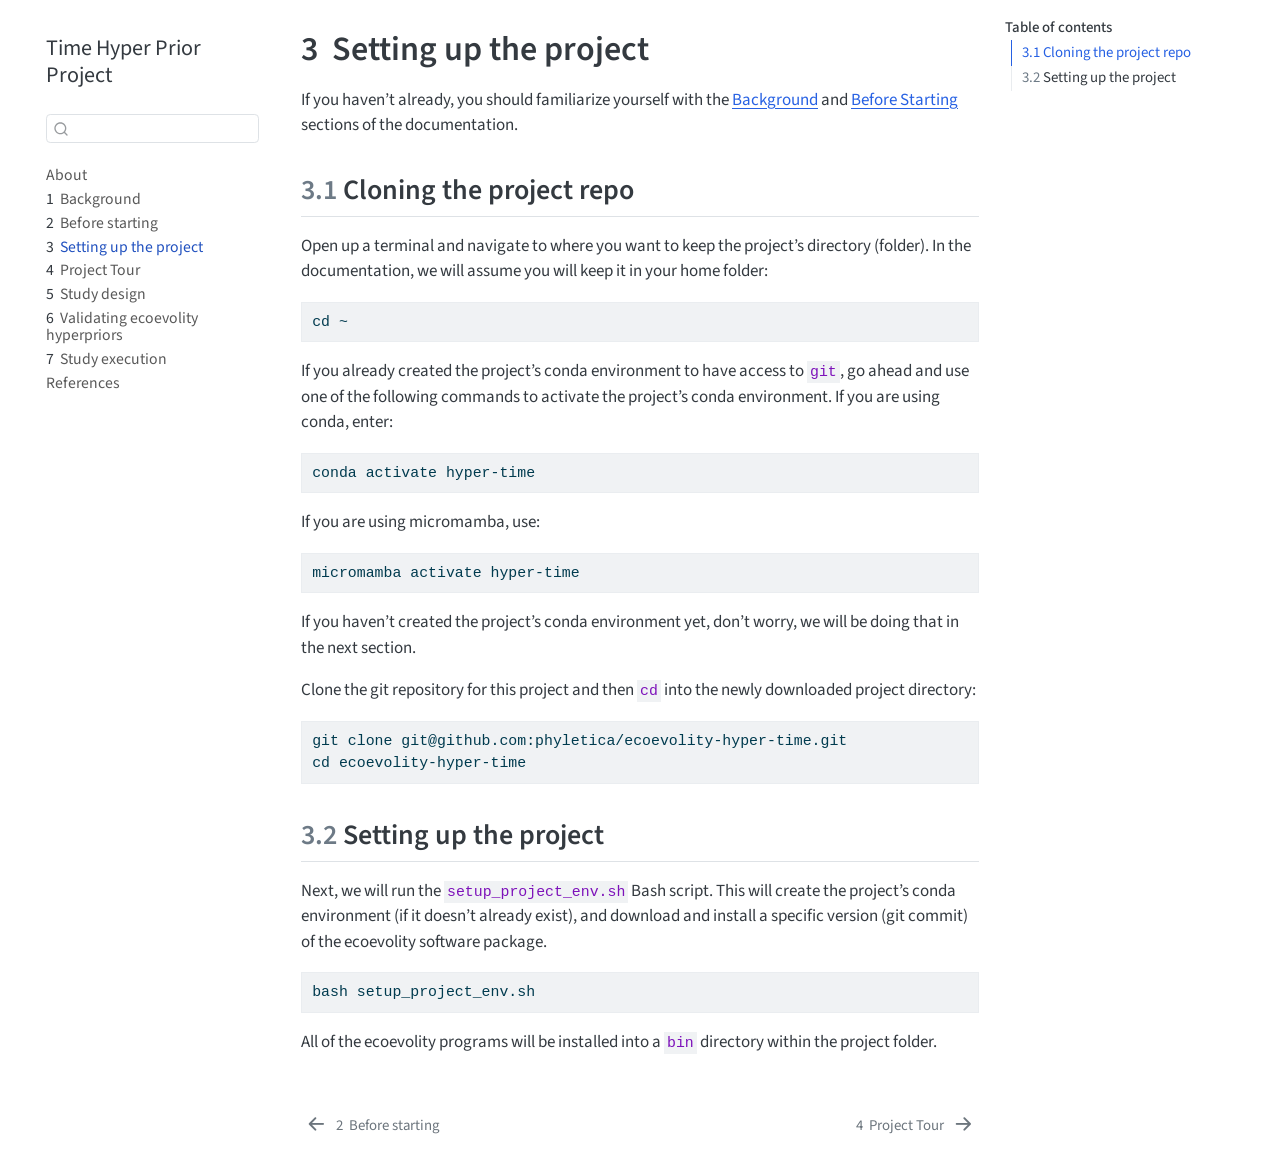
<file: setting-up.html>
<!DOCTYPE html>
<html xmlns="http://www.w3.org/1999/xhtml" lang="en" xml:lang="en"><head>

<meta charset="utf-8">
<meta name="generator" content="quarto-1.9.37">

<meta name="viewport" content="width=device-width, initial-scale=1.0, user-scalable=yes">


<title>3&nbsp; Setting up the project – Time Hyper Prior Project</title>
<style>
/* Default styles provided by pandoc.
** See https://pandoc.org/MANUAL.html#variables-for-html for config info.
*/
code{white-space: pre-wrap;}
span.smallcaps{font-variant: small-caps;}
div.columns{display: flex; gap: min(4vw, 1.5em);}
div.column{flex: auto; overflow-x: auto;}
div.hanging-indent{margin-left: 1.5em; text-indent: -1.5em;}
ul.task-list{list-style: none;}
ul.task-list li input[type="checkbox"] {
  width: 0.8em;
  margin: 0 0.8em 0.2em -1em; /* quarto-specific, see https://github.com/quarto-dev/quarto-cli/issues/4556 */ 
  vertical-align: middle;
}
/* CSS for syntax highlighting */
html { -webkit-text-size-adjust: 100%; }
pre > code.sourceCode { white-space: pre; position: relative; }
pre > code.sourceCode > span { display: inline-block; line-height: 1.25; }
pre > code.sourceCode > span:empty { height: 1.2em; }
.sourceCode { overflow: visible; }
code.sourceCode > span { color: inherit; text-decoration: inherit; }
div.sourceCode { margin: 1em 0; }
pre.sourceCode { margin: 0; }
@media screen {
div.sourceCode { overflow: auto; }
}
@media print {
pre > code.sourceCode { white-space: pre-wrap; }
pre > code.sourceCode > span { text-indent: -5em; padding-left: 5em; }
}
pre.numberSource code
  { counter-reset: source-line 0; }
pre.numberSource code > span
  { position: relative; left: -4em; counter-increment: source-line; }
pre.numberSource code > span > a:first-child::before
  { content: counter(source-line);
    position: relative; left: -1em; text-align: right; vertical-align: baseline;
    border: none; display: inline-block;
    -webkit-touch-callout: none; -webkit-user-select: none;
    -khtml-user-select: none; -moz-user-select: none;
    -ms-user-select: none; user-select: none;
    padding: 0 4px; width: 4em;
  }
pre.numberSource { margin-left: 3em;  padding-left: 4px; }
div.sourceCode
  {   }
@media screen {
pre > code.sourceCode > span > a:first-child::before { text-decoration: underline; }
}
</style>


<script src="site_libs/quarto-nav/quarto-nav.js"></script>
<script src="site_libs/quarto-nav/headroom.min.js"></script>
<script src="site_libs/clipboard/clipboard.min.js"></script>
<script src="site_libs/quarto-search/autocomplete.umd.js"></script>
<script src="site_libs/quarto-search/fuse.min.js"></script>
<script src="site_libs/quarto-search/quarto-search.js"></script>
<meta name="quarto:offset" content="./">
<link href="./project-tour.html" rel="next">
<link href="./before-starting.html" rel="prev">
<script src="site_libs/quarto-html/quarto.js" type="module"></script>
<script src="site_libs/quarto-html/tabsets/tabsets.js" type="module"></script>
<script src="site_libs/quarto-html/popper.min.js"></script>
<script src="site_libs/quarto-html/tippy.umd.min.js"></script>
<script src="site_libs/quarto-html/anchor.min.js"></script>
<link href="site_libs/quarto-html/tippy.css" rel="stylesheet">
<link href="site_libs/quarto-html/quarto-syntax-highlighting-7f8f88aac4f3542376d5c11b86a4c14d.css" rel="stylesheet" id="quarto-text-highlighting-styles">
<script src="site_libs/bootstrap/bootstrap.min.js"></script>
<link href="site_libs/bootstrap/bootstrap-icons.css" rel="stylesheet">
<link href="site_libs/bootstrap/bootstrap-d9062f9ff3f240aa87260cd8920e6451.min.css" rel="stylesheet" append-hash="true" id="quarto-bootstrap" data-mode="light">
<script id="quarto-search-options" type="application/json">{
  "location": "sidebar",
  "copy-button": false,
  "collapse-after": 3,
  "panel-placement": "start",
  "type": "textbox",
  "limit": 50,
  "keyboard-shortcut": [
    "f",
    "/",
    "s"
  ],
  "show-item-context": false,
  "language": {
    "search-no-results-text": "No results",
    "search-matching-documents-text": "matching documents",
    "search-copy-link-title": "Copy link to search",
    "search-hide-matches-text": "Hide additional matches",
    "search-more-match-text": "more match in this document",
    "search-more-matches-text": "more matches in this document",
    "search-clear-button-title": "Clear",
    "search-text-placeholder": "",
    "search-detached-cancel-button-title": "Cancel",
    "search-submit-button-title": "Submit",
    "search-label": "Search"
  }
}</script>
<style>html{ scroll-behavior: smooth; }</style>


</head>

<body class="nav-sidebar floating quarto-light">

<div id="quarto-search-results"></div>
  <header id="quarto-header" class="headroom fixed-top">
  <nav class="quarto-secondary-nav">
    <div class="container-fluid d-flex">
      <button type="button" class="quarto-btn-toggle btn" data-bs-toggle="collapse" role="button" data-bs-target=".quarto-sidebar-collapse-item" aria-controls="quarto-sidebar" aria-expanded="false" aria-label="Toggle sidebar navigation" onclick="if (window.quartoToggleHeadroom) { window.quartoToggleHeadroom(); }">
        <i class="bi bi-layout-text-sidebar-reverse"></i>
      </button>
        <nav class="quarto-page-breadcrumbs" aria-label="breadcrumb"><ol class="breadcrumb"><li class="breadcrumb-item"><a href="./setting-up.html"><span class="chapter-number">3</span>&nbsp; <span class="chapter-title">Setting up the project</span></a></li></ol></nav>
        <a class="flex-grow-1" role="navigation" data-bs-toggle="collapse" data-bs-target=".quarto-sidebar-collapse-item" aria-controls="quarto-sidebar" aria-expanded="false" aria-label="Toggle sidebar navigation" onclick="if (window.quartoToggleHeadroom) { window.quartoToggleHeadroom(); }">      
        </a>
      <button type="button" class="btn quarto-search-button" aria-label="Search" onclick="window.quartoOpenSearch();">
        <i class="bi bi-search"></i>
      </button>
    </div>
  </nav>
</header>
<!-- content -->
<div id="quarto-content" class="quarto-container page-columns page-rows-contents page-layout-article">
<!-- sidebar -->
  <nav id="quarto-sidebar" class="sidebar collapse collapse-horizontal quarto-sidebar-collapse-item sidebar-navigation floating overflow-auto">
    <div class="pt-lg-2 mt-2 text-left sidebar-header">
    <div class="sidebar-title mb-0 py-0">
      <a href="./">Time Hyper Prior Project</a> 
    </div>
      </div>
        <div class="mt-2 flex-shrink-0 align-items-center">
        <div class="sidebar-search">
        <div id="quarto-search" class="" title="Search"></div>
        </div>
        </div>
    <div class="sidebar-menu-container"> 
    <ul class="list-unstyled mt-1">
        <li class="sidebar-item">
  <div class="sidebar-item-container"> 
  <a href="./index.html" class="sidebar-item-text sidebar-link">
 <span class="menu-text">About</span></a>
  </div>
</li>
        <li class="sidebar-item">
  <div class="sidebar-item-container"> 
  <a href="./background.html" class="sidebar-item-text sidebar-link">
 <span class="menu-text"><span class="chapter-number">1</span>&nbsp; <span class="chapter-title">Background</span></span></a>
  </div>
</li>
        <li class="sidebar-item">
  <div class="sidebar-item-container"> 
  <a href="./before-starting.html" class="sidebar-item-text sidebar-link">
 <span class="menu-text"><span class="chapter-number">2</span>&nbsp; <span class="chapter-title">Before starting</span></span></a>
  </div>
</li>
        <li class="sidebar-item">
  <div class="sidebar-item-container"> 
  <a href="./setting-up.html" class="sidebar-item-text sidebar-link active">
 <span class="menu-text"><span class="chapter-number">3</span>&nbsp; <span class="chapter-title">Setting up the project</span></span></a>
  </div>
</li>
        <li class="sidebar-item">
  <div class="sidebar-item-container"> 
  <a href="./project-tour.html" class="sidebar-item-text sidebar-link">
 <span class="menu-text"><span class="chapter-number">4</span>&nbsp; <span class="chapter-title">Project Tour</span></span></a>
  </div>
</li>
        <li class="sidebar-item">
  <div class="sidebar-item-container"> 
  <a href="./study-design.html" class="sidebar-item-text sidebar-link">
 <span class="menu-text"><span class="chapter-number">5</span>&nbsp; <span class="chapter-title">Study design</span></span></a>
  </div>
</li>
        <li class="sidebar-item">
  <div class="sidebar-item-container"> 
  <a href="./validating-implementation.html" class="sidebar-item-text sidebar-link">
 <span class="menu-text"><span class="chapter-number">6</span>&nbsp; <span class="chapter-title">Validating ecoevolity hyperpriors</span></span></a>
  </div>
</li>
        <li class="sidebar-item">
  <div class="sidebar-item-container"> 
  <a href="./study-execution.html" class="sidebar-item-text sidebar-link">
 <span class="menu-text"><span class="chapter-number">7</span>&nbsp; <span class="chapter-title">Study execution</span></span></a>
  </div>
</li>
        <li class="sidebar-item">
  <div class="sidebar-item-container"> 
  <a href="./references.html" class="sidebar-item-text sidebar-link">
 <span class="menu-text">References</span></a>
  </div>
</li>
    </ul>
    </div>
</nav>
<div id="quarto-sidebar-glass" class="quarto-sidebar-collapse-item" data-bs-toggle="collapse" data-bs-target=".quarto-sidebar-collapse-item"></div>
<!-- margin-sidebar -->
    <div id="quarto-margin-sidebar" class="sidebar margin-sidebar">
        <nav id="TOC" role="doc-toc" class="toc-active">
    <h2 id="toc-title">Table of contents</h2>
   
  <ul>
  <li><a href="#sec-clone" id="toc-sec-clone" class="nav-link active" data-scroll-target="#sec-clone"><span class="header-section-number">3.1</span> Cloning the project repo</a></li>
  <li><a href="#setting-up-the-project" id="toc-setting-up-the-project" class="nav-link" data-scroll-target="#setting-up-the-project"><span class="header-section-number">3.2</span> Setting up the project</a></li>
  </ul>
</nav>
    </div>
<!-- main -->
<main class="content" id="quarto-document-content">

<header id="title-block-header" class="quarto-title-block default">
<div class="quarto-title">
<h1 class="title"><span id="sec-setup" class="quarto-section-identifier"><span class="chapter-number">3</span>&nbsp; <span class="chapter-title">Setting up the project</span></span></h1>
</div>



<div class="quarto-title-meta">

    
  
    
  </div>
  


</header>


<p>If you haven’t already, you should familiarize yourself with the <a href="background.html">Background</a> and <a href="before-starting.html">Before Starting</a> sections of the documentation.</p>
<section id="sec-clone" class="level2" data-number="3.1">
<h2 data-number="3.1" class="anchored" data-anchor-id="sec-clone"><span class="header-section-number">3.1</span> Cloning the project repo</h2>
<p>Open up a terminal and navigate to where you want to keep the project’s directory (folder). In the documentation, we will assume you will keep it in your home folder:</p>
<div class="code-copy-outer-scaffold"><div class="sourceCode" id="cb1"><pre class="sourceCode default code-with-copy"><code class="sourceCode default"><span id="cb1-1"><a href="#cb1-1" aria-hidden="true" tabindex="-1"></a>cd ~</span></code></pre></div><button title="Copy to Clipboard" class="code-copy-button"><i class="bi"></i></button></div>
<p>If you already created the project’s conda environment to have access to <code>git</code>, go ahead and use one of the following commands to activate the project’s conda environment. If you are using conda, enter:</p>
<div class="code-copy-outer-scaffold"><div class="sourceCode" id="cb2"><pre class="sourceCode default code-with-copy"><code class="sourceCode default"><span id="cb2-1"><a href="#cb2-1" aria-hidden="true" tabindex="-1"></a>conda activate hyper-time</span></code></pre></div><button title="Copy to Clipboard" class="code-copy-button"><i class="bi"></i></button></div>
<p>If you are using micromamba, use:</p>
<div class="code-copy-outer-scaffold"><div class="sourceCode" id="cb3"><pre class="sourceCode default code-with-copy"><code class="sourceCode default"><span id="cb3-1"><a href="#cb3-1" aria-hidden="true" tabindex="-1"></a>micromamba activate hyper-time</span></code></pre></div><button title="Copy to Clipboard" class="code-copy-button"><i class="bi"></i></button></div>
<p>If you haven’t created the project’s conda environment yet, don’t worry, we will be doing that in the next section.</p>
<p>Clone the git repository for this project and then <code>cd</code> into the newly downloaded project directory:</p>
<div class="code-copy-outer-scaffold"><div class="sourceCode" id="cb4"><pre class="sourceCode default code-with-copy"><code class="sourceCode default"><span id="cb4-1"><a href="#cb4-1" aria-hidden="true" tabindex="-1"></a>git clone git@github.com:phyletica/ecoevolity-hyper-time.git</span>
<span id="cb4-2"><a href="#cb4-2" aria-hidden="true" tabindex="-1"></a>cd ecoevolity-hyper-time</span></code></pre></div><button title="Copy to Clipboard" class="code-copy-button"><i class="bi"></i></button></div>
</section>
<section id="setting-up-the-project" class="level2" data-number="3.2">
<h2 data-number="3.2" class="anchored" data-anchor-id="setting-up-the-project"><span class="header-section-number">3.2</span> Setting up the project</h2>
<p>Next, we will run the <code>setup_project_env.sh</code> Bash script. This will create the project’s conda environment (if it doesn’t already exist), and download and install a specific version (git commit) of the ecoevolity software package.</p>
<div class="code-copy-outer-scaffold"><div class="sourceCode" id="cb5"><pre class="sourceCode default code-with-copy"><code class="sourceCode default"><span id="cb5-1"><a href="#cb5-1" aria-hidden="true" tabindex="-1"></a>bash setup_project_env.sh</span></code></pre></div><button title="Copy to Clipboard" class="code-copy-button"><i class="bi"></i></button></div>
<p>All of the ecoevolity programs will be installed into a <code>bin</code> directory within the project folder.</p>


</section>

</main> <!-- /main -->
<script id="quarto-html-after-body" type="application/javascript">
  window.document.addEventListener("DOMContentLoaded", function (event) {
    const icon = "";
    const anchorJS = new window.AnchorJS();
    anchorJS.options = {
      placement: 'right',
      icon: icon
    };
    anchorJS.add('.anchored');
    const isCodeAnnotation = (el) => {
      for (const clz of el.classList) {
        if (clz.startsWith('code-annotation-')) {                     
          return true;
        }
      }
      return false;
    }
    const onCopySuccess = function(e) {
      // button target
      const button = e.trigger;
      // don't keep focus
      button.blur();
      // flash "checked"
      button.classList.add('code-copy-button-checked');
      var currentTitle = button.getAttribute("title");
      button.setAttribute("title", "Copied!");
      let tooltip;
      if (window.bootstrap) {
        button.setAttribute("data-bs-toggle", "tooltip");
        button.setAttribute("data-bs-placement", "left");
        button.setAttribute("data-bs-title", "Copied!");
        tooltip = new bootstrap.Tooltip(button, 
          { trigger: "manual", 
            customClass: "code-copy-button-tooltip",
            offset: [0, -8]});
        tooltip.show();    
      }
      setTimeout(function() {
        if (tooltip) {
          tooltip.hide();
          button.removeAttribute("data-bs-title");
          button.removeAttribute("data-bs-toggle");
          button.removeAttribute("data-bs-placement");
        }
        button.setAttribute("title", currentTitle);
        button.classList.remove('code-copy-button-checked');
      }, 1000);
      // clear code selection
      e.clearSelection();
    }
    const getTextToCopy = function(trigger) {
      const outerScaffold = trigger.parentElement.cloneNode(true);
      const codeEl = outerScaffold.querySelector('code');
      for (const childEl of codeEl.children) {
        if (isCodeAnnotation(childEl)) {
          childEl.remove();
        }
      }
      return codeEl.innerText;
    }
    const clipboard = new window.ClipboardJS('.code-copy-button:not([data-in-quarto-modal])', {
      text: getTextToCopy
    });
    clipboard.on('success', onCopySuccess);
    if (window.document.getElementById('quarto-embedded-source-code-modal')) {
      const clipboardModal = new window.ClipboardJS('.code-copy-button[data-in-quarto-modal]', {
        text: getTextToCopy,
        container: window.document.getElementById('quarto-embedded-source-code-modal')
      });
      clipboardModal.on('success', onCopySuccess);
    }
      var localhostRegex = new RegExp(/^(?:http|https):\/\/localhost\:?[0-9]*\//);
      var mailtoRegex = new RegExp(/^mailto:/);
        var filterRegex = new RegExp('/' + window.location.host + '/');
      var isInternal = (href) => {
          return filterRegex.test(href) || localhostRegex.test(href) || mailtoRegex.test(href);
      }
      // Inspect non-navigation links and adorn them if external
     var links = window.document.querySelectorAll('a[href]:not(.nav-link):not(.navbar-brand):not(.toc-action):not(.sidebar-link):not(.sidebar-item-toggle):not(.pagination-link):not(.no-external):not([aria-hidden]):not(.dropdown-item):not(.quarto-navigation-tool):not(.about-link)');
      for (var i=0; i<links.length; i++) {
        const link = links[i];
        if (!isInternal(link.href)) {
          // undo the damage that might have been done by quarto-nav.js in the case of
          // links that we want to consider external
          if (link.dataset.originalHref !== undefined) {
            link.href = link.dataset.originalHref;
          }
            // target, if specified
            link.setAttribute("target", "_blank");
            if (link.getAttribute("rel") === null) {
              link.setAttribute("rel", "noopener");
            }
            // default icon
            link.classList.add("external");
        }
      }
    function tippyHover(el, contentFn, onTriggerFn, onUntriggerFn) {
      const config = {
        allowHTML: true,
        maxWidth: 500,
        delay: 100,
        arrow: false,
        appendTo: function(el) {
            return el.parentElement;
        },
        interactive: true,
        interactiveBorder: 10,
        theme: 'quarto',
        placement: 'bottom-start',
      };
      if (contentFn) {
        config.content = contentFn;
      }
      if (onTriggerFn) {
        config.onTrigger = onTriggerFn;
      }
      if (onUntriggerFn) {
        config.onUntrigger = onUntriggerFn;
      }
      window.tippy(el, config); 
    }
    const noterefs = window.document.querySelectorAll('a[role="doc-noteref"]');
    for (var i=0; i<noterefs.length; i++) {
      const ref = noterefs[i];
      tippyHover(ref, function() {
        // use id or data attribute instead here
        let href = ref.getAttribute('data-footnote-href') || ref.getAttribute('href');
        try { href = new URL(href).hash; } catch {}
        const id = href.replace(/^#\/?/, "");
        const note = window.document.getElementById(id);
        if (note) {
          return note.innerHTML;
        } else {
          return "";
        }
      });
    }
    const xrefs = window.document.querySelectorAll('a.quarto-xref');
    const processXRef = (id, note) => {
      // Strip column container classes
      const stripColumnClz = (el) => {
        el.classList.remove("page-full", "page-columns");
        if (el.children) {
          for (const child of el.children) {
            stripColumnClz(child);
          }
        }
      }
      stripColumnClz(note)
      if (id === null || id.startsWith('sec-')) {
        // Special case sections, only their first couple elements
        const container = document.createElement("div");
        if (note.children && note.children.length > 2) {
          container.appendChild(note.children[0].cloneNode(true));
          for (let i = 1; i < note.children.length; i++) {
            const child = note.children[i];
            if (child.tagName === "P" && child.innerText === "") {
              continue;
            } else {
              container.appendChild(child.cloneNode(true));
              break;
            }
          }
          if (window.Quarto?.typesetMath) {
            window.Quarto.typesetMath(container);
          }
          return container.innerHTML
        } else {
          if (window.Quarto?.typesetMath) {
            window.Quarto.typesetMath(note);
          }
          return note.innerHTML;
        }
      } else {
        // Remove any anchor links if they are present
        const anchorLink = note.querySelector('a.anchorjs-link');
        if (anchorLink) {
          anchorLink.remove();
        }
        if (window.Quarto?.typesetMath) {
          window.Quarto.typesetMath(note);
        }
        if (note.classList.contains("callout")) {
          return note.outerHTML;
        } else {
          return note.innerHTML;
        }
      }
    }
    for (var i=0; i<xrefs.length; i++) {
      const xref = xrefs[i];
      tippyHover(xref, undefined, function(instance) {
        instance.disable();
        let url = xref.getAttribute('href');
        let hash = undefined; 
        if (url.startsWith('#')) {
          hash = url;
        } else {
          try { hash = new URL(url).hash; } catch {}
        }
        if (hash) {
          const id = hash.replace(/^#\/?/, "");
          const note = window.document.getElementById(id);
          if (note !== null) {
            try {
              const html = processXRef(id, note.cloneNode(true));
              instance.setContent(html);
            } finally {
              instance.enable();
              instance.show();
            }
          } else {
            // See if we can fetch this
            fetch(url.split('#')[0])
            .then(res => res.text())
            .then(html => {
              const parser = new DOMParser();
              const htmlDoc = parser.parseFromString(html, "text/html");
              const note = htmlDoc.getElementById(id);
              if (note !== null) {
                const html = processXRef(id, note);
                instance.setContent(html);
              } 
            }).finally(() => {
              instance.enable();
              instance.show();
            });
          }
        } else {
          // See if we can fetch a full url (with no hash to target)
          // This is a special case and we should probably do some content thinning / targeting
          fetch(url)
          .then(res => res.text())
          .then(html => {
            const parser = new DOMParser();
            const htmlDoc = parser.parseFromString(html, "text/html");
            const note = htmlDoc.querySelector('main.content');
            if (note !== null) {
              // This should only happen for chapter cross references
              // (since there is no id in the URL)
              // remove the first header
              if (note.children.length > 0 && note.children[0].tagName === "HEADER") {
                note.children[0].remove();
              }
              const html = processXRef(null, note);
              instance.setContent(html);
            } 
          }).finally(() => {
            instance.enable();
            instance.show();
          });
        }
      }, function(instance) {
      });
    }
        let selectedAnnoteEl;
        const selectorForAnnotation = ( cell, annotation) => {
          let cellAttr = 'data-code-cell="' + cell + '"';
          let lineAttr = 'data-code-annotation="' +  annotation + '"';
          const selector = 'span[' + cellAttr + '][' + lineAttr + ']';
          return selector;
        }
        const selectCodeLines = (annoteEl) => {
          const doc = window.document;
          const targetCell = annoteEl.getAttribute("data-target-cell");
          const targetAnnotation = annoteEl.getAttribute("data-target-annotation");
          const annoteSpan = window.document.querySelector(selectorForAnnotation(targetCell, targetAnnotation));
          const lines = annoteSpan.getAttribute("data-code-lines").split(",");
          const lineIds = lines.map((line) => {
            return targetCell + "-" + line;
          })
          let top = null;
          let height = null;
          let parent = null;
          if (lineIds.length > 0) {
              //compute the position of the single el (top and bottom and make a div)
              const el = window.document.getElementById(lineIds[0]);
              top = el.offsetTop;
              height = el.offsetHeight;
              parent = el.parentElement.parentElement;
            if (lineIds.length > 1) {
              const lastEl = window.document.getElementById(lineIds[lineIds.length - 1]);
              const bottom = lastEl.offsetTop + lastEl.offsetHeight;
              height = bottom - top;
            }
            if (top !== null && height !== null && parent !== null) {
              // cook up a div (if necessary) and position it 
              let div = window.document.getElementById("code-annotation-line-highlight");
              if (div === null) {
                div = window.document.createElement("div");
                div.setAttribute("id", "code-annotation-line-highlight");
                div.style.position = 'absolute';
                parent.appendChild(div);
              }
              div.style.top = top - 2 + "px";
              div.style.height = height + 4 + "px";
              div.style.left = 0;
              let gutterDiv = window.document.getElementById("code-annotation-line-highlight-gutter");
              if (gutterDiv === null) {
                gutterDiv = window.document.createElement("div");
                gutterDiv.setAttribute("id", "code-annotation-line-highlight-gutter");
                gutterDiv.style.position = 'absolute';
                const codeCell = window.document.getElementById(targetCell);
                const gutter = codeCell.querySelector('.code-annotation-gutter');
                gutter.appendChild(gutterDiv);
              }
              gutterDiv.style.top = top - 2 + "px";
              gutterDiv.style.height = height + 4 + "px";
            }
            selectedAnnoteEl = annoteEl;
          }
        };
        const unselectCodeLines = () => {
          const elementsIds = ["code-annotation-line-highlight", "code-annotation-line-highlight-gutter"];
          elementsIds.forEach((elId) => {
            const div = window.document.getElementById(elId);
            if (div) {
              div.remove();
            }
          });
          selectedAnnoteEl = undefined;
        };
          // Handle positioning of the toggle
      window.addEventListener(
        "resize",
        throttle(() => {
          elRect = undefined;
          if (selectedAnnoteEl) {
            selectCodeLines(selectedAnnoteEl);
          }
        }, 10)
      );
      function throttle(fn, ms) {
      let throttle = false;
      let timer;
        return (...args) => {
          if(!throttle) { // first call gets through
              fn.apply(this, args);
              throttle = true;
          } else { // all the others get throttled
              if(timer) clearTimeout(timer); // cancel #2
              timer = setTimeout(() => {
                fn.apply(this, args);
                timer = throttle = false;
              }, ms);
          }
        };
      }
        // Attach click handler to the DT
        const annoteDls = window.document.querySelectorAll('dt[data-target-cell]');
        for (const annoteDlNode of annoteDls) {
          annoteDlNode.addEventListener('click', (event) => {
            const clickedEl = event.target;
            if (clickedEl !== selectedAnnoteEl) {
              unselectCodeLines();
              const activeEl = window.document.querySelector('dt[data-target-cell].code-annotation-active');
              if (activeEl) {
                activeEl.classList.remove('code-annotation-active');
              }
              selectCodeLines(clickedEl);
              clickedEl.classList.add('code-annotation-active');
            } else {
              // Unselect the line
              unselectCodeLines();
              clickedEl.classList.remove('code-annotation-active');
            }
          });
        }
    const findCites = (el) => {
      const parentEl = el.parentElement;
      if (parentEl) {
        const cites = parentEl.dataset.cites;
        if (cites) {
          return {
            el,
            cites: cites.split(' ')
          };
        } else {
          return findCites(el.parentElement)
        }
      } else {
        return undefined;
      }
    };
    var bibliorefs = window.document.querySelectorAll('a[role="doc-biblioref"]');
    for (var i=0; i<bibliorefs.length; i++) {
      const ref = bibliorefs[i];
      const citeInfo = findCites(ref);
      if (citeInfo) {
        tippyHover(citeInfo.el, function() {
          var popup = window.document.createElement('div');
          citeInfo.cites.forEach(function(cite) {
            var citeDiv = window.document.createElement('div');
            citeDiv.classList.add('hanging-indent');
            citeDiv.classList.add('csl-entry');
            var biblioDiv = window.document.getElementById('ref-' + cite);
            if (biblioDiv) {
              citeDiv.innerHTML = biblioDiv.innerHTML;
            }
            popup.appendChild(citeDiv);
          });
          return popup.innerHTML;
        });
      }
    }
  });
  </script>
<nav class="page-navigation">
  <div class="nav-page nav-page-previous">
      <a href="./before-starting.html" class="pagination-link" aria-label="Before starting">
        <i class="bi bi-arrow-left-short"></i> <span class="nav-page-text"><span class="chapter-number">2</span>&nbsp; <span class="chapter-title">Before starting</span></span>
      </a>          
  </div>
  <div class="nav-page nav-page-next">
      <a href="./project-tour.html" class="pagination-link" aria-label="Project Tour">
        <span class="nav-page-text"><span class="chapter-number">4</span>&nbsp; <span class="chapter-title">Project Tour</span></span> <i class="bi bi-arrow-right-short"></i>
      </a>
  </div>
</nav>
</div> <!-- /content -->




<script src="site_libs/quarto-html/zenscroll-min.js"></script>
</body></html>
</file>
<file: site_libs/quarto-html/tippy.css>
.tippy-box[data-animation=fade][data-state=hidden]{opacity:0}[data-tippy-root]{max-width:calc(100vw - 10px)}.tippy-box{position:relative;background-color:#333;color:#fff;border-radius:4px;font-size:14px;line-height:1.4;white-space:normal;outline:0;transition-property:transform,visibility,opacity}.tippy-box[data-placement^=top]>.tippy-arrow{bottom:0}.tippy-box[data-placement^=top]>.tippy-arrow:before{bottom:-7px;left:0;border-width:8px 8px 0;border-top-color:initial;transform-origin:center top}.tippy-box[data-placement^=bottom]>.tippy-arrow{top:0}.tippy-box[data-placement^=bottom]>.tippy-arrow:before{top:-7px;left:0;border-width:0 8px 8px;border-bottom-color:initial;transform-origin:center bottom}.tippy-box[data-placement^=left]>.tippy-arrow{right:0}.tippy-box[data-placement^=left]>.tippy-arrow:before{border-width:8px 0 8px 8px;border-left-color:initial;right:-7px;transform-origin:center left}.tippy-box[data-placement^=right]>.tippy-arrow{left:0}.tippy-box[data-placement^=right]>.tippy-arrow:before{left:-7px;border-width:8px 8px 8px 0;border-right-color:initial;transform-origin:center right}.tippy-box[data-inertia][data-state=visible]{transition-timing-function:cubic-bezier(.54,1.5,.38,1.11)}.tippy-arrow{width:16px;height:16px;color:#333}.tippy-arrow:before{content:"";position:absolute;border-color:transparent;border-style:solid}.tippy-content{position:relative;padding:5px 9px;z-index:1}
</file>
<file: site_libs/quarto-html/quarto-syntax-highlighting-7f8f88aac4f3542376d5c11b86a4c14d.css>
/* quarto syntax highlight colors */
:root {
  --quarto-hl-ot-color: #003B4F;
  --quarto-hl-at-color: #657422;
  --quarto-hl-ss-color: #20794D;
  --quarto-hl-an-color: #5E5E5E;
  --quarto-hl-fu-color: #4758AB;
  --quarto-hl-st-color: #20794D;
  --quarto-hl-cf-color: #003B4F;
  --quarto-hl-op-color: #5E5E5E;
  --quarto-hl-er-color: #AD0000;
  --quarto-hl-bn-color: #AD0000;
  --quarto-hl-al-color: #AD0000;
  --quarto-hl-va-color: #111111;
  --quarto-hl-bu-color: inherit;
  --quarto-hl-ex-color: inherit;
  --quarto-hl-pp-color: #AD0000;
  --quarto-hl-in-color: #5E5E5E;
  --quarto-hl-vs-color: #20794D;
  --quarto-hl-wa-color: #5E5E5E;
  --quarto-hl-do-color: #5E5E5E;
  --quarto-hl-im-color: #00769E;
  --quarto-hl-ch-color: #20794D;
  --quarto-hl-dt-color: #AD0000;
  --quarto-hl-fl-color: #AD0000;
  --quarto-hl-co-color: #5E5E5E;
  --quarto-hl-cv-color: #5E5E5E;
  --quarto-hl-cn-color: #8f5902;
  --quarto-hl-sc-color: #5E5E5E;
  --quarto-hl-dv-color: #AD0000;
  --quarto-hl-kw-color: #003B4F;
}

/* other quarto variables */
:root {
  --quarto-font-monospace: SFMono-Regular, Menlo, Monaco, Consolas, "Liberation Mono", "Courier New", monospace;
}

/* syntax highlight based on Pandoc's rules */
pre > code.sourceCode > span {
  color: #003B4F;
}

code.sourceCode > span {
  color: #003B4F;
}

div.sourceCode,
div.sourceCode pre.sourceCode {
  color: #003B4F;
}

/* Normal */
code span {
  color: #003B4F;
}

/* Alert */
code span.al {
  color: #AD0000;
  font-style: inherit;
}

/* Annotation */
code span.an {
  color: #5E5E5E;
  font-style: inherit;
}

/* Attribute */
code span.at {
  color: #657422;
  font-style: inherit;
}

/* BaseN */
code span.bn {
  color: #AD0000;
  font-style: inherit;
}

/* BuiltIn */
code span.bu {
  font-style: inherit;
}

/* ControlFlow */
code span.cf {
  color: #003B4F;
  font-weight: bold;
  font-style: inherit;
}

/* Char */
code span.ch {
  color: #20794D;
  font-style: inherit;
}

/* Constant */
code span.cn {
  color: #8f5902;
  font-style: inherit;
}

/* Comment */
code span.co {
  color: #5E5E5E;
  font-style: inherit;
}

/* CommentVar */
code span.cv {
  color: #5E5E5E;
  font-style: italic;
}

/* Documentation */
code span.do {
  color: #5E5E5E;
  font-style: italic;
}

/* DataType */
code span.dt {
  color: #AD0000;
  font-style: inherit;
}

/* DecVal */
code span.dv {
  color: #AD0000;
  font-style: inherit;
}

/* Error */
code span.er {
  color: #AD0000;
  font-style: inherit;
}

/* Extension */
code span.ex {
  font-style: inherit;
}

/* Float */
code span.fl {
  color: #AD0000;
  font-style: inherit;
}

/* Function */
code span.fu {
  color: #4758AB;
  font-style: inherit;
}

/* Import */
code span.im {
  color: #00769E;
  font-style: inherit;
}

/* Information */
code span.in {
  color: #5E5E5E;
  font-style: inherit;
}

/* Keyword */
code span.kw {
  color: #003B4F;
  font-weight: bold;
  font-style: inherit;
}

/* Operator */
code span.op {
  color: #5E5E5E;
  font-style: inherit;
}

/* Other */
code span.ot {
  color: #003B4F;
  font-style: inherit;
}

/* Preprocessor */
code span.pp {
  color: #AD0000;
  font-style: inherit;
}

/* SpecialChar */
code span.sc {
  color: #5E5E5E;
  font-style: inherit;
}

/* SpecialString */
code span.ss {
  color: #20794D;
  font-style: inherit;
}

/* String */
code span.st {
  color: #20794D;
  font-style: inherit;
}

/* Variable */
code span.va {
  color: #111111;
  font-style: inherit;
}

/* VerbatimString */
code span.vs {
  color: #20794D;
  font-style: inherit;
}

/* Warning */
code span.wa {
  color: #5E5E5E;
  font-style: italic;
}

.prevent-inlining {
  content: "</";
}

/*# sourceMappingURL=789ad8cd35626ba772517505b42a116e.css.map */
</file>
